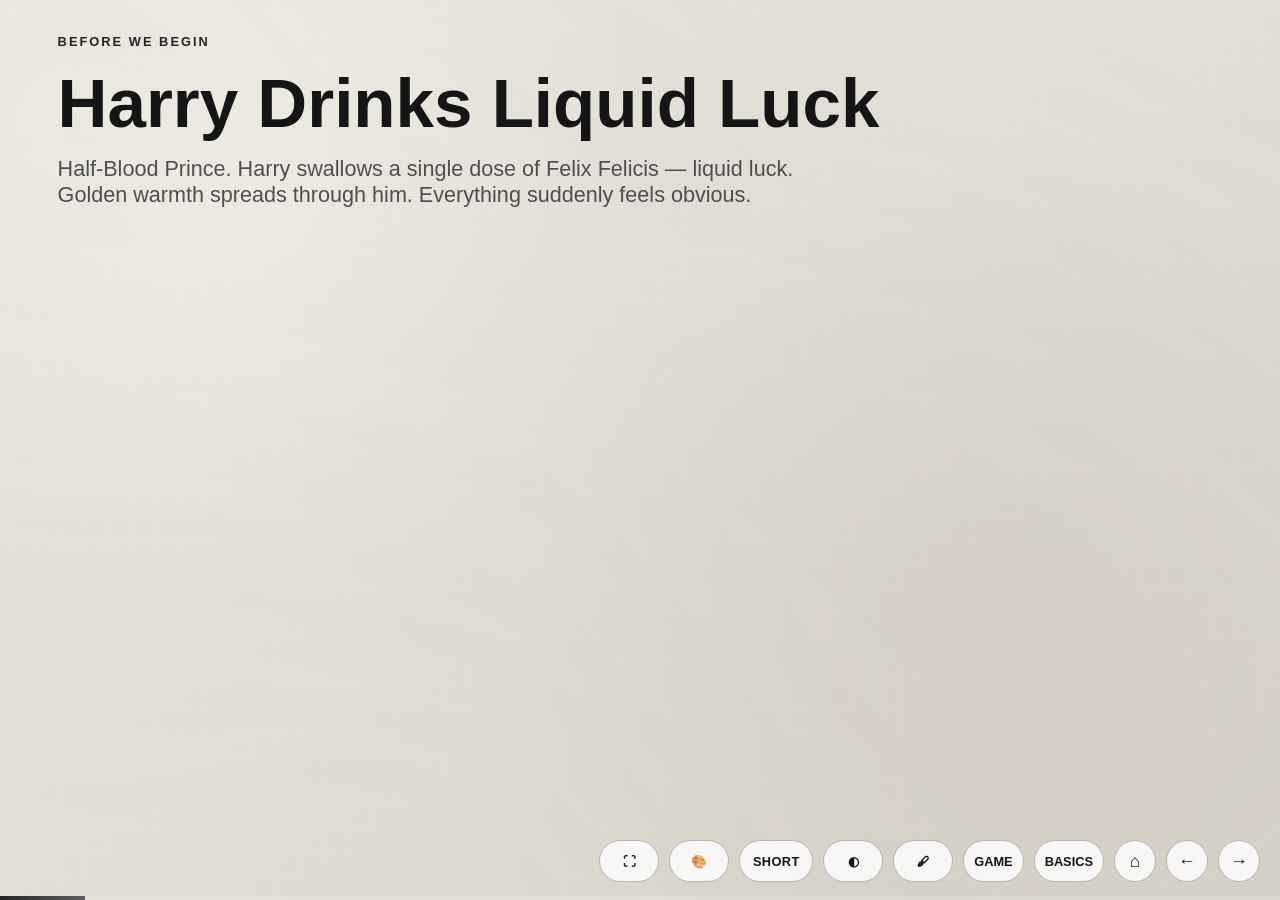
<file: index.html>
<!doctype html>
<html lang="en">
  <head>
    <meta charset="utf-8" />
    <meta name="viewport" content="width=device-width, initial-scale=1.0" />
    <title>Monty Hall: Trusting Intuition?</title>

    <link rel="stylesheet" href="assets/css/themes.css" />
    <link rel="stylesheet" href="assets/css/layout.css" />
    <link rel="stylesheet" href="assets/css/components.css" />
  </head>
  <body>
    <div class="backdrop"></div>
    <div class="aurora"></div>
    <div class="atelier-doodles" id="atelierDoodles" aria-hidden="true"></div>
    <div class="math-doodles" aria-hidden="true">
      <div class="doodle tr">
        e<sup>i&pi;</sup> + 1 = 0<br />
        &int;<sub>0</sub><sup>&infin;</sup> e<sup>-x&sup2;</sup> dx =
        &radic;&pi;/2<br />
        &int;<sub>A</sub> B &middot; dA = &mu;<sub>0</sub> I<sub>enc</sub>
      </div>
      <div class="doodle bl">
        &int;<sub>a</sub><sup>b</sup> f&prime;(x) dx = f(b)-f(a)<br />
        i&hbar;&part;&Psi;/&part;t = H&Psi;<br />
        S = &int;<sub>0</sub><sup>T</sup> L(q, q&#775;, t) dt
      </div>
      <div class="doodle br">
        R<sub>&mu;&nu;</sub> - (1/2)R g<sub>&mu;&nu;</sub> = 8&pi;G T<sub
          >&mu;&nu;</sub
        ><br />
        &oint; E &middot; dl = - d&Phi;<sub>B</sub>/dt<br />
        &nabla;&sup2;&phi; = &rho;/&epsilon;<sub>0</sub>
      </div>
    </div>

    <div class="reveal">
      <div class="slides">
        <section id="slide-liquid-luck">
          <div class="kicker">Before We Begin</div>
          <h2>Harry Drinks Liquid Luck</h2>
          <p class="story-lede">
            Half-Blood Prince. Harry swallows a single dose of Felix Felicis
            &mdash; liquid luck. Golden warmth spreads through him. Everything
            suddenly feels obvious.
          </p>
          <div class="story-stage">
            <div class="story-beat glass fragment fade-up">
              <div class="story-portrait">
                <img src="harry.jpeg" alt="Harry Potter" class="face-top" />
              </div>
              <div class="story-text">
                <div class="story-name">Harry</div>
                <div class="story-line">"I need to go to Hagrid's."</div>
              </div>
            </div>
            <div class="story-beat glass fragment fade-up">
              <div class="story-portrait">
                <img
                  src="hermoine.jpeg"
                  alt="Hermione Granger"
                  class="face-top"
                />
              </div>
              <div class="story-text">
                <div class="story-name">Hermione</div>
                <div class="story-line">
                  "No. It has to be Slughorn &mdash; that's the whole point."
                </div>
              </div>
            </div>
            <div class="story-beat glass fragment fade-up">
              <div class="story-portrait">
                <img src="harry.jpeg" alt="Harry Potter" class="face-top" />
              </div>
              <div class="story-text">
                <div class="story-name">Harry</div>
                <div class="story-line">
                  "I just&hellip; have a good feeling about it."
                </div>
              </div>
            </div>
            <div class="story-beat reveal-beat glass fragment fade-up">
              <div class="story-dual">
                <div class="story-portrait">
                  <img src="hagrid.jpeg" alt="Hagrid" class="face-top" />
                </div>
                <div class="story-portrait">
                  <img src="slughorn.jpeg" alt="Slughorn" />
                </div>
              </div>
              <div class="story-text">
                <div class="story-name">What Actually Happens</div>
                <div class="story-line">
                  He goes to Hagrid's anyway &mdash; and Slughorn is already
                  there.
                </div>
              </div>
            </div>
          </div>
        </section>

        <section id="slide-liquid-luck-punch">
          <div class="kicker">The Catch</div>
          <h2>Harry Was Never Guessing</h2>
          <div class="quote">
            Felix Felicis didn't give Harry a feeling.<br />
            It gave Harry a
            <em>correct</em> feeling &mdash; chemically guaranteed.
          </div>
          <div class="welcome">We don't get that potion.</div>
          <div class="revisit">
            Every day, we feel like we've just taken a swig of liquid luck.
          </div>
          <p class="hero-sub">Most of the time, we haven't.</p>
        </section>

        <section>
          <div class="full title-hero">
            <div class="kicker">The Monty Hall Problem!</div>
            <h1>Can You Trust Your Intuition?</h1>
            <p class="hero-sub title-meta">
              Mudassir Shabbir<br />
              Department of Computer Science<br />LUMS University
            </p>
          </div>
        </section>

        <section>
          <div class="kicker">Intuition Fails</div>
          <h2>Three Fast Visual Puzzles</h2>
          <div class="examples-grid">
            <div class="example-card glass fragment fade-up">
              <div class="example-title">Medical Test</div>
              <div class="example-figure">
                <div class="test-wrap">
                  <div class="tube"><div class="liquid"></div></div>
                  <div class="risk-bars">
                    <div class="risk-track">
                      <div class="risk-fill test"></div>
                    </div>
                    <div class="risk-track">
                      <div class="risk-fill base"></div>
                    </div>
                  </div>
                </div>
              </div>
              <div class="example-note">
                Positive result looks huge, base rate is tiny.
              </div>
            </div>

            <div class="example-card glass fragment fade-up">
              <div class="example-title">Coin Streak</div>
              <div class="example-figure">
                <div class="coin-zone">
                  <div class="coin">H</div>
                  <div class="heads-row">
                    <span>H</span><span>H</span><span>H</span><span>H</span
                    ><span>H</span><span>H</span>
                  </div>
                </div>
              </div>
              <div class="example-note">
                Long streaks feel like they must reverse.
              </div>
            </div>

            <div class="example-card glass fragment fade-up">
              <div class="example-title">Birthday Match</div>
              <div class="example-figure">
                <div class="birthday-wrap">
                  <div class="birthday-grid">
                    <div class="birthday-pill">Jan 12</div>
                    <div class="birthday-pill">Mar 03</div>
                    <div class="birthday-pill">Jul 19</div>
                    <div class="birthday-pill match">Oct 24</div>
                    <div class="birthday-pill">Feb 08</div>
                    <div class="birthday-pill">Dec 30</div>
                    <div class="birthday-pill">May 22</div>
                    <div class="birthday-pill match">Oct 24</div>
                    <div class="birthday-pill">Apr 15</div>
                  </div>
                  <div class="birthday-meter">
                    <div class="birthday-meter-label">Class size: 60</div>
                    <div class="birthday-track">
                      <div class="birthday-fill"></div>
                    </div>
                  </div>
                </div>
              </div>
              <div class="example-note">
                Small groups can still make collisions surprisingly likely.
              </div>
            </div>
          </div>
        </section>

        <section id="slide-medical-rigorous" class="long-only">
          <div class="kicker">Long Lecture Module</div>
          <h2>Medical Test: Base Rates and Bayes</h2>
          <div class="proof-grid">
            <div class="proof-card glass">
              <div class="proof-title">Model Setup</div>
              <div class="proof-line">Assume prevalence P(D) = 1%.</div>
              <div class="proof-line">Sensitivity P(+|D) = 99%.</div>
              <div class="proof-line">False-positive rate P(+|~D) = 5%.</div>
              <div class="proof-note">
                Compute P(D|+) with Bayes, not intuition.
              </div>
            </div>
            <div class="proof-card glass">
              <div class="proof-title">Bayes Calculation</div>
              <div class="proof-line">
                P(+) = 0.99(0.01) + 0.05(0.99) = 0.0594
              </div>
              <div class="proof-line">P(D|+) = 0.99(0.01) / 0.0594</div>
              <div class="proof-eqn">P(D|+) = 1/6 = 16.7%</div>
            </div>
          </div>
          <p class="hero-sub proof-bottom">
            Even with a strong test, rare events can dominate the denominator.
          </p>
        </section>

        <section id="slide-coin-rigorous" class="long-only">
          <div class="kicker">Long Lecture Module</div>
          <h2>Coin Streaks: Independence, Not Memory</h2>
          <div class="sim-panel">
            <div class="glass" style="padding: 1rem">
              <div class="proof-title">Key Fact</div>
              <p class="tiny">
                For a fair coin, each toss is independent: P(T next | HHHHHH) =
                P(T next) = 1/2.
              </p>
              <p class="tiny">
                Independence means past outcomes do not alter future bias.
              </p>
            </div>
            <div class="glass" style="padding: 1rem">
              <div class="proof-title">Where Intuition Fails</div>
              <p class="tiny">
                Humans expect local balancing in short windows. Probability
                guarantees balancing only in long-run frequencies.
              </p>
              <p class="tiny">
                Streaks are not evidence of correction; they are natural
                patterns in randomness.
              </p>
            </div>
          </div>
        </section>

        <section id="slide-birthday-rigorous" class="long-only">
          <div class="kicker">Long Lecture Module</div>
          <h2>Birthday Collision: Exact Probability</h2>
          <div class="proof-grid">
            <div class="proof-card glass">
              <div class="proof-title">Complement Strategy</div>
              <div class="proof-line">P(match) = 1 - P(no match)</div>
              <div class="proof-line">
                P(no match for n people) = prod(k=0 to n-1) (365-k)/365
              </div>
              <div class="proof-note">
                Computing the complement is easier than direct counting.
              </div>
            </div>
            <div class="proof-card glass">
              <div class="proof-title">For n = 60</div>
              <div class="proof-line">P(no match) approx 0.006</div>
              <div class="proof-eqn">P(match) approx 0.994</div>
              <div class="proof-line">
                So a shared birthday is extremely likely.
              </div>
            </div>
          </div>
        </section>

        <section id="slide-doors">
          <div class="kicker">Monty Hall</div>
          <h2>Pick One Door</h2>
          <div class="door-stage" id="doorStage1"></div>
          <div class="selection-note" id="doorPickNote">
            Watch carefully. First we reveal, then shuffle.
          </div>
        </section>

        <section id="slide-open">
          <div class="kicker">Monty Opens a Door</div>
          <h2>One Goat Is Revealed</h2>
          <div class="door-stage" id="doorStage2"></div>
          <button class="mini-btn" id="runOpenAnim">Open Goat Door</button>
          <button class="mini-btn alt" id="resetOpenAnim">Reset</button>
          <div class="decision fragment fade-up">
            Stay <span style="color: var(--muted)">or</span> Switch?
          </div>
          <div class="selection-note" id="openNote">Run the animation.</div>
        </section>

        <section>
          <div class="kicker">Poll</div>
          <div class="split-poll">
            <div class="poll-box glass stay-tint"><h2>Stay</h2></div>
            <div class="poll-box glass switch-tint"><h2>Switch</h2></div>
          </div>
        </section>

        <section id="slide-trap">
          <div class="kicker">The Trap</div>
          <div class="trap">
            <div class="fifty" id="fiftyText">
              50%
              <span class="mirror-cracks" aria-hidden="true">
                <span class="crack c1"></span>
                <span class="crack c2"></span>
                <span class="crack c3"></span>
                <span class="crack c4"></span>
                <span class="crack c5"></span>
              </span>
            </div>
            <div class="prob-arrows" id="trapArrows">
              <div class="arrow-pill">Looks symmetric</div>
              <div class="arrow-pill">Feels 50-50</div>
              <div class="arrow-pill fragment fade-up" id="trapAsymmetry">
                But information is asymmetric
              </div>
            </div>
          </div>
        </section>

        <section id="slide-flow">
          <div class="kicker">Heart of the Idea</div>
          <h2>Where Did the Probability Go?</h2>
          <div class="flow-wrap" id="flowWrap">
            <div class="flow-col glass" data-door="pick">
              <div>Picked Door</div>
              <div class="bucket"><div class="water" id="wPick"></div></div>
              <div class="flow-label" id="lPick">1/3</div>
            </div>
            <div class="flow-col glass" data-door="open">
              <div>Opened Goat Door</div>
              <div class="bucket">
                <div class="water goat" id="wOpen"></div>
              </div>
              <div class="flow-label" id="lOpen">1/3</div>
            </div>
            <div class="flow-col glass" data-door="remain">
              <div>Remaining Door</div>
              <div class="bucket"><div class="water" id="wRemain"></div></div>
              <div class="flow-label" id="lRemain">1/3</div>
            </div>
          </div>
          <button class="mini-btn" id="runFlow">Flow Probability</button>
          <button class="mini-btn alt" id="resetFlow">Reset</button>
        </section>

        <section id="slide-proof">
          <div class="kicker">Proof</div>
          <h2>Why Switching Is Better (Always)</h2>
          <div class="proof-grid">
            <div class="proof-card glass">
              <div class="proof-title">Case Split by Your First Pick</div>
              <div class="proof-line">Car picked first: probability = 1/3</div>
              <div class="proof-line">
                Car not picked first: probability = 2/3
              </div>
              <div class="proof-note">
                Host always opens a goat door and never opens the car.
              </div>
            </div>
            <div class="proof-card glass">
              <div class="proof-title">Winning Rules</div>
              <div class="proof-line">
                If first pick is car: stay wins, switch loses.
              </div>
              <div class="proof-line">
                If first pick is goat: stay loses, switch wins.
              </div>
              <div class="proof-eqn">
                P(stay wins) = 1/3, P(switch wins) = 2/3
              </div>
            </div>
          </div>
          <p class="hero-sub proof-bottom fragment fade-up">
            Switching wins exactly when your first pick was wrong, and that
            happens 2 out of 3 times.
          </p>
        </section>

        <section id="slide-monty-axioms" class="long-only">
          <div class="kicker">Long Lecture Module</div>
          <h2>Monty Hall Assumptions (Rigorous Form)</h2>
          <div class="sim-panel">
            <div class="glass" style="padding: 1rem">
              <div class="proof-title">Axioms</div>
              <p class="tiny">1) Car location is uniformly random.</p>
              <p class="tiny">2) Player picks one door.</p>
              <p class="tiny">3) Host knows car location.</p>
              <p class="tiny">
                4) Host always opens a goat door not picked by player.
              </p>
              <p class="tiny">5) Host always offers switch.</p>
            </div>
            <div class="glass" style="padding: 1rem">
              <div class="proof-title">Why Assumptions Matter</div>
              <p class="tiny">
                If host behavior changes (sometimes opens randomly or does not
                always offer switch), posterior probabilities change.
              </p>
              <p class="tiny">
                The famous 2/3 result is model-dependent and therefore testable.
              </p>
            </div>
          </div>
        </section>

        <section id="slide-monty-bayes" class="long-only">
          <div class="kicker">Long Lecture Module</div>
          <h2>Monty Hall via Bayes Rule</h2>
          <div class="proof-grid">
            <div class="proof-card glass">
              <div class="proof-title">Notation</div>
              <div class="proof-line">C_i: car behind door i.</div>
              <div class="proof-line">H_j: host opens door j.</div>
              <div class="proof-line">Assume player picked door 1.</div>
            </div>
            <div class="proof-card glass">
              <div class="proof-title">Posterior Comparison</div>
              <div class="proof-line">
                P(C_1|H_3) prop P(H_3|C_1)P(C_1) = (1/2)(1/3)
              </div>
              <div class="proof-line">
                P(C_2|H_3) prop P(H_3|C_2)P(C_2) = (1)(1/3)
              </div>
              <div class="proof-eqn">
                Normalize: P(C_1|H_3)=1/3, P(C_2|H_3)=2/3
              </div>
            </div>
          </div>
        </section>

        <section id="slide-five">
          <div class="kicker">Try Again</div>
          <h2>Five Fast Games</h2>
          <div class="rapid-box glass">
            <div class="rapid-feed" id="fiveFeed">
              Press Start to run 5 rounds.
            </div>
            <button class="mini-btn" id="runFive">Start</button>
            <button class="mini-btn alt" id="resetFive">Reset</button>
          </div>
        </section>

        <section id="slide-sim">
          <div class="kicker">Monte Carlo</div>
          <h2>1000+ Simulations</h2>
          <div class="sim-panel">
            <div class="glass" style="padding: 1rem">
              <div class="counter" id="simCounter">Games: 0</div>
              <div class="bars">
                <div class="bar-row">
                  <div class="tiny">Stay</div>
                  <div class="bar-track">
                    <div class="bar-fill stay-fill" id="stayFill"></div>
                  </div>
                  <div class="tiny" id="stayPct">0%</div>
                </div>
                <div class="bar-row">
                  <div class="tiny">Switch</div>
                  <div class="bar-track">
                    <div class="bar-fill switch-fill" id="switchFill"></div>
                  </div>
                  <div class="tiny" id="switchPct">0%</div>
                </div>
              </div>
            </div>
            <div class="glass" style="padding: 1rem">
              <p class="tiny">
                Let the room watch convergence happen in real time.
              </p>
              <button class="mini-btn" id="run1k">Run 1000</button>
              <button class="mini-btn" id="run5k">Run 5000</button>
              <button class="mini-btn" id="run10k">Run 10000</button>
              <button class="mini-btn" id="run50k">Run 50000</button>
              <button class="mini-btn alt" id="resetSim">Reset</button>
            </div>
          </div>
        </section>

        <section id="slide-100">
          <div class="kicker">Generalization</div>
          <h2>The 100-Door Version</h2>
          <p class="tiny">Pick 1 door. Monty opens 98 goat doors.</p>
          <div class="grid-100" id="grid100"></div>
          <button class="mini-btn" id="run100">Open 98 Doors</button>
          <button class="mini-btn alt" id="reset100">Reset</button>
          <p class="hero-sub fragment fade-up">Still feels 50-50?</p>
        </section>

        <section id="slide-paradox">
          <div class="kicker">Intuition Pitfalls</div>
          <h2>Probability Is Full of Surprises</h2>
          <div class="paradox-grid" id="paradoxGrid">
            <div class="paradox glass">
              <div class="icon">🎂</div>
              <div class="name">Birthday paradox</div>
            </div>
            <div class="paradox glass">
              <div class="icon">🎲</div>
              <div class="name">Gambler's fallacy</div>
            </div>
            <div class="paradox glass">
              <div class="icon">🧒</div>
              <div class="name">Boy or girl paradox</div>
            </div>
            <div class="paradox glass">
              <div class="icon">🃏</div>
              <div class="name">Card paradox</div>
            </div>
            <div class="paradox glass">
              <div class="icon">💰</div>
              <div class="name">Simpson's paradox</div>
            </div>
          </div>
        </section>

        <section id="slide-birthday-paradox-detail" class="long-only">
          <div class="kicker">Long Lecture Module</div>
          <h2>Birthday Paradox: Why It Grows Fast</h2>
          <div class="glass" style="padding: 1rem">
            <p class="tiny">
              Number of pairs among n people is n(n-1)/2, so comparisons scale
              quadratically.
            </p>
            <p class="tiny">Around n = 23, P(match) already exceeds 50%.</p>
            <p class="tiny">
              The paradox is not about strange probability; it is about hidden
              combinatorial growth.
            </p>
          </div>
        </section>

        <section id="slide-gambler-detail" class="long-only">
          <div class="kicker">Long Lecture Module</div>
          <h2>Gambler's Fallacy: A Formal Contrast</h2>
          <div class="proof-grid">
            <div class="proof-card glass">
              <div class="proof-title">False Claim</div>
              <div class="proof-line">"After many heads, tails is due."</div>
              <div class="proof-note">
                This assumes negative dependence that is absent.
              </div>
            </div>
            <div class="proof-card glass">
              <div class="proof-title">Correct Claim</div>
              <div class="proof-line">
                For IID tosses: P(T next | history) = 1/2.
              </div>
              <div class="proof-line">
                History changes surprise, not probability.
              </div>
            </div>
          </div>
        </section>

        <section id="slide-boygirl-detail" class="long-only">
          <div class="kicker">Long Lecture Module</div>
          <h2>Boy or Girl Paradox: Information Granularity</h2>
          <div class="sim-panel">
            <div class="glass" style="padding: 1rem">
              <div class="proof-title">Statement A</div>
              <p class="tiny">"At least one child is a boy."</p>
              <p class="tiny">
                Possible ordered families: BB, BG, GB -> P(BB)=1/3.
              </p>
            </div>
            <div class="glass" style="padding: 1rem">
              <div class="proof-title">Statement B</div>
              <p class="tiny">"The older child is a boy."</p>
              <p class="tiny">Possible: BB, BG -> P(BB)=1/2.</p>
              <p class="tiny">Different condition, different sample space.</p>
            </div>
          </div>
        </section>

        <section id="slide-card-detail" class="long-only">
          <div class="kicker">Long Lecture Module</div>
          <h2>Card Conditioning: Same Data, Different Query</h2>
          <div class="glass" style="padding: 1rem">
            <p class="tiny">
              Example deck query: from a two-card hand, given one card is an
              Ace, what is P(both are Aces)?
            </p>
            <p class="tiny">
              Condition descriptions such as "this specific shown card is an
              Ace" vs "at least one Ace exists" induce different posteriors.
            </p>
            <p class="tiny">
              Lesson: condition statements are operators on sample spaces.
            </p>
          </div>
        </section>

        <section id="slide-simpson-detail" class="long-only">
          <div class="kicker">Long Lecture Module</div>
          <h2>Simpson's Paradox: Aggregates Can Reverse</h2>
          <div class="proof-grid">
            <div class="proof-card glass">
              <div class="proof-title">Within Groups</div>
              <div class="proof-line">
                Treatment A can outperform B in every subgroup.
              </div>
            </div>
            <div class="proof-card glass">
              <div class="proof-title">After Aggregation</div>
              <div class="proof-line">
                Overall rates can reverse due to different weights.
              </div>
              <div class="proof-note">
                Always inspect confounders before making causal claims.
              </div>
            </div>
          </div>
        </section>

        <section id="slide-long-recap" class="long-only">
          <div class="kicker">60-Minute Recap</div>
          <h2>Unified Principle</h2>
          <div class="quote">
            Probability errors are usually sample-space errors.
          </div>
          <div class="welcome">
            Define events carefully. Condition precisely. Verify numerically.
          </div>
          <div class="revisit">
            Intuition is useful for ideas; mathematics is required for
            calibration.
          </div>
        </section>

        <section>
          <div class="kicker">Closing</div>
          <h2>Why Study Probability?</h2>
          <div class="quote">
            Mathematics doesn't replace intuition.<br />
            It trains it.
          </div>
          <div class="welcome">Welcome to Probability.</div>
          <div class="revisit">
            Revisit the opening question: now you want to analyze before
            guessing.
          </div>
          <div class="hero-sub">
            Next up: conditional probability and Bayes' rule.
          </div>
        </section>
      </div>
    </div>

    <div class="deck-controls">
      <button
        class="deck-nav wide"
        id="toggleFullscreen"
        aria-label="Toggle full screen"
        title="Toggle full screen"
      >
        ⛶
      </button>
      <button
        class="deck-nav wide"
        id="toggleThemePanel"
        aria-label="Theme options"
        title="Theme options"
      >
        🎨
      </button>
      <button
        class="deck-nav wide mode-toggle"
        id="toggleDeckMode"
        aria-label="Switch lecture length"
        title="Switch lecture length"
        aria-pressed="false"
      >
        SHORT
      </button>
      <button
        class="deck-nav wide"
        id="toggleInvertColors"
        aria-label="Invert colors"
        title="Invert colors"
        aria-pressed="false"
      >
        ◐
      </button>
      <button
        class="deck-nav wide"
        id="toggleDoodles"
        aria-label="Doodle settings"
        title="Doodle settings"
        aria-expanded="false"
        aria-pressed="true"
      >
        🖋
      </button>
      <button
        class="deck-nav wide"
        id="goMontyHall"
        aria-label="Open Monty Hall game"
        title="Game"
      >
        GAME
      </button>
      <button
        class="deck-nav wide"
        id="goProbabilityBasics"
        aria-label="Open probability basics mini deck"
        title="Probability basics"
      >
        BASICS
      </button>
      <button
        class="deck-nav"
        id="homeSlide"
        aria-label="Go to title slide"
        title="Go to title"
      >
        &#8962;
      </button>
      <button class="deck-nav" id="prevSlide" aria-label="Previous slide">
        &#8592;
      </button>
      <button class="deck-nav" id="nextSlide" aria-label="Next slide">
        &#8594;
      </button>
    </div>
    <div class="theme-panel glass" id="themePanel" aria-label="Theme options">
      <button class="theme-option" data-theme="atelier">
        Atelier (Default)
      </button>
      <button class="theme-option" data-theme="default">Deep Blue</button>
      <button class="theme-option" data-theme="sunset">Sunset</button>
      <button class="theme-option" data-theme="dawn">Dawn</button>
      <button class="theme-option" data-theme="paper">Paper</button>
      <button class="theme-option" data-theme="math">Math Ink</button>
    </div>
    <div
      class="doodle-panel glass"
      id="doodlePanel"
      aria-label="Doodle settings"
    >
      <label class="doodle-row" for="doodleEnabledSwitch">
        <span>Doodles</span>
        <input type="checkbox" id="doodleEnabledSwitch" checked />
      </label>
      <label class="doodle-row" for="doodleLightnessSlider">
        <span>Lightness</span>
        <span id="doodleLightnessValue">72%</span>
      </label>
      <input
        type="range"
        id="doodleLightnessSlider"
        min="0"
        max="145"
        step="5"
        value="72"
      />
      <label class="doodle-row" for="doodleSizeSlider">
        <span>Size</span>
        <span id="doodleSizeValue">100%</span>
      </label>
      <input
        type="range"
        id="doodleSizeSlider"
        min="20"
        max="200"
        step="5"
        value="100"
      />
    </div>
    <div class="deck-progress"><div id="deckProgressBar"></div></div>

    <script src="assets/js/core.js"></script>
    <script src="assets/js/deck.js"></script>
    <script src="assets/js/init.js"></script>
  </body>
</html>
</file>
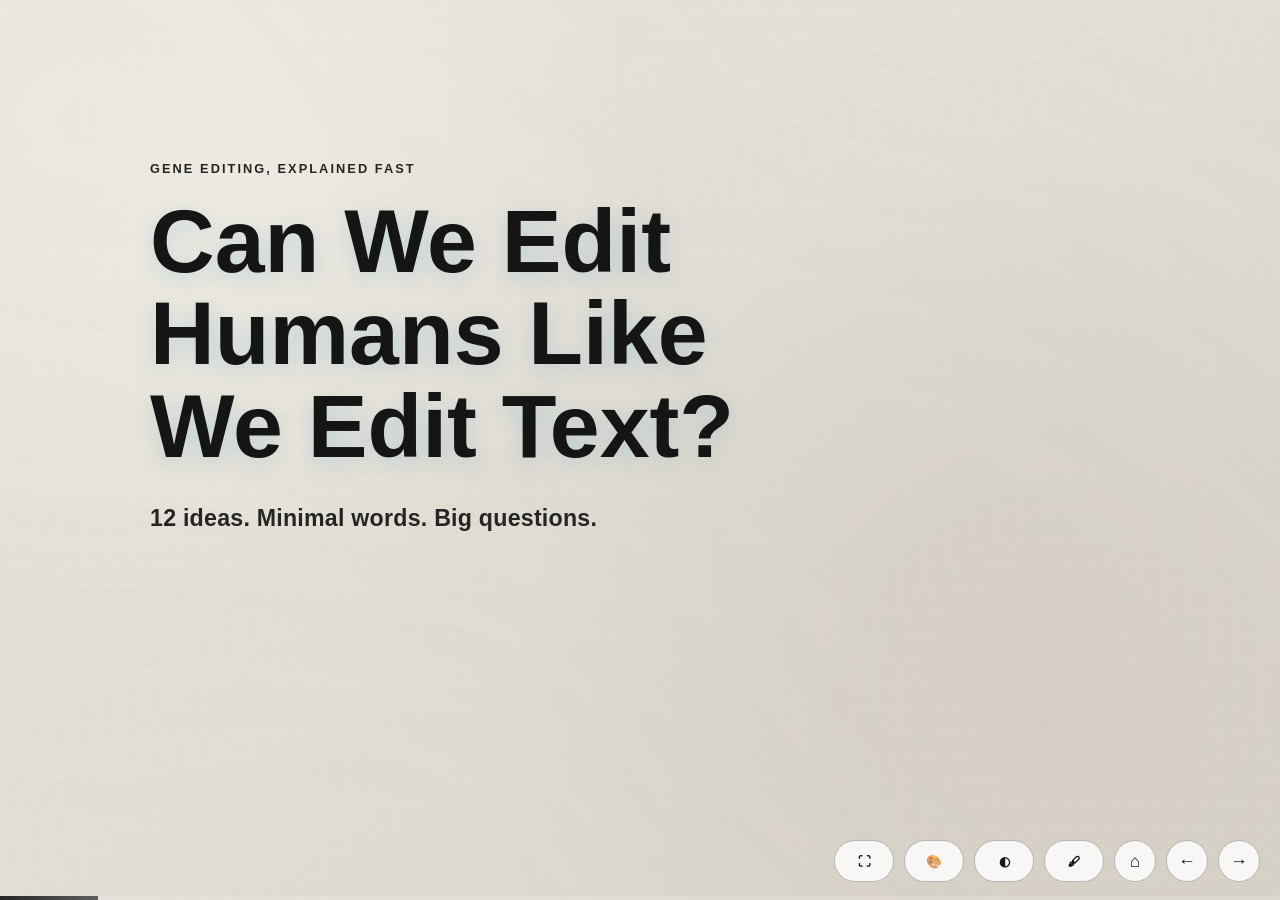
<file: crispr.html>
<!doctype html>
<html lang="en">
  <head>
    <meta charset="utf-8" />
    <meta name="viewport" content="width=device-width, initial-scale=1.0" />
    <title>CRISPR: Can We Edit Humans Like We Edit Text?</title>

    <link rel="stylesheet" href="assets/css/themes.css" />
    <link rel="stylesheet" href="assets/css/layout.css" />
    <link rel="stylesheet" href="assets/css/components.css" />
  </head>
  <body>
    <div class="backdrop"></div>
    <div class="aurora"></div>
    <div class="atelier-doodles" id="atelierDoodles" aria-hidden="true"></div>
    <div class="math-doodles" aria-hidden="true">
      <div class="doodle tr">
        e<sup>i&pi;</sup> + 1 = 0<br />
        &int;<sub>0</sub><sup>&infin;</sup> e<sup>-x&sup2;</sup> dx =
        &radic;&pi;/2<br />
        &int;<sub>A</sub> B &middot; dA = &mu;<sub>0</sub> I<sub>enc</sub>
      </div>
      <div class="doodle bl">
        &int;<sub>a</sub><sup>b</sup> f&prime;(x) dx = f(b)-f(a)<br />
        i&hbar;&part;&Psi;/&part;t = H&Psi;<br />
        S = &int;<sub>0</sub><sup>T</sup> L(q, q&#775;, t) dt
      </div>
      <div class="doodle br">
        R<sub>&mu;&nu;</sub> - (1/2)R g<sub>&mu;&nu;</sub> = 8&pi;G T<sub
          >&mu;&nu;</sub
        ><br />
        &oint; E &middot; dl = - d&Phi;<sub>B</sub>/dt<br />
        &nabla;&sup2;&phi; = &rho;/&epsilon;<sub>0</sub>
      </div>
    </div>

    <div class="reveal">
      <div class="slides">
        <section id="slide-c-cover">
          <div class="full title-hero">
            <div class="kicker">Gene Editing, Explained Fast</div>
            <h1>Can We Edit Humans Like We Edit Text?</h1>
            <p class="hero-sub title-meta">
              12 ideas. Minimal words. Big questions.
            </p>
          </div>
        </section>

        <!-- Slide 1 -->
        <section id="slide-c-poll-open">
          <div class="kicker">Before We Begin</div>
          <div
            style="
              display: flex;
              align-items: center;
              justify-content: center;
              gap: 2rem;
              flex-wrap: wrap;
              margin-top: 0.8rem;
            "
          >
            <div class="icon-avatar snap-health">&#129516;</div>
            <div class="code-strip">
              <div class="code-letter">C</div>
              <div class="code-letter mistake">O</div>
              <div class="code-letter">T</div>
              <span class="code-caret"></span>
            </div>
          </div>
          <div class="quote" style="text-align: center; margin: 1.3rem auto 0">
            Imagine if diseases were just spelling mistakes.
          </div>
          <div class="option-grid">
            <div class="option-card glass">
              <div class="icon-avatar md opt-red">&#128308;</div>
              <div class="option-label">Never edit human DNA</div>
            </div>
            <div class="option-card glass">
              <div class="icon-avatar md opt-yellow">&#128993;</div>
              <div class="option-label">Maybe &mdash; diseases only</div>
            </div>
            <div class="option-card glass">
              <div class="icon-avatar md opt-green">&#128994;</div>
              <div class="option-label">
                Yes &mdash; even intelligence &amp; looks
              </div>
            </div>
          </div>
          <p class="tiny" style="text-align: center; margin-top: 0.8rem">
            (Don't explain anything yet.)
          </p>
        </section>

        <!-- Slide 2 -->
        <section id="slide-c-what-is">
          <div class="kicker">What Exactly Is CRISPR?</div>
          <h2>Molecular Scissors</h2>
          <div class="photo-frame banner" style="height: 190px">
            <img
              src="future/MIT-LargeCRISPR-01-press.jpg"
              alt="Illustration of a gloved hand using tweezers to edit a strand of DNA, representing CRISPR gene editing"
            />
          </div>
          <div
            style="
              display: flex;
              align-items: center;
              gap: 1rem;
              flex-wrap: wrap;
              margin-top: 1.1rem;
            "
          >
            <div class="code-strip" style="margin-top: 0">
              <div class="code-letter">A</div>
              <div class="code-letter">T</div>
              <div class="code-letter mistake">C</div>
              <div class="code-letter">G</div>
            </div>
            <div class="icon-avatar md snap-machine">&#9986;&#65039;</div>
            <span class="hero-sub" style="margin: 0">CRISPR = Molecular Scissors</span>
          </div>
          <div class="chain-row">
            <div class="chain-node">
              <div class="icon-avatar md snap-health">&#129516;</div>
              <div class="chain-node-label">Stores instructions</div>
            </div>
            <div class="chain-arrow">&#8594;</div>
            <div class="chain-node">
              <div class="icon-avatar md snap-jobs">&#128269;</div>
              <div class="chain-node-label">Finds one location</div>
            </div>
            <div class="chain-arrow">&#8594;</div>
            <div class="chain-node">
              <div class="icon-avatar md snap-machine">&#9986;&#65039;</div>
              <div class="chain-node-label">Cuts it</div>
            </div>
            <div class="chain-arrow">&#8594;</div>
            <div class="chain-node">
              <div class="icon-avatar md snap-data">&#128295;</div>
              <div class="chain-node-label">Replaces or disables it</div>
            </div>
          </div>
        </section>

        <!-- Slide 3 -->
        <section id="slide-c-origin">
          <div class="kicker">Where Did It Come From?</div>
          <h2>Bacteria Invented It First</h2>
          <div class="chain-row">
            <div class="chain-node">
              <div class="icon-avatar md opt-red">&#129440;</div>
              <div class="chain-node-label">Virus attacks bacterium</div>
            </div>
            <div class="chain-arrow">&#8594;</div>
            <div class="chain-node">
              <div class="icon-avatar md snap-jobs">&#129504;</div>
              <div class="chain-node-label">Bacterium remembers virus DNA</div>
            </div>
            <div class="chain-arrow">&#8594;</div>
            <div class="chain-node">
              <div class="icon-avatar md opt-red">&#129440;</div>
              <div class="chain-node-label">Next virus arrives</div>
            </div>
            <div class="chain-arrow">&#8594;</div>
            <div class="chain-node">
              <div class="icon-avatar md snap-machine">&#9986;&#65039;</div>
              <div class="chain-node-label">CRISPR cuts virus DNA</div>
            </div>
          </div>
          <div class="quote fragment fade-up">
            Bacteria invented CRISPR. Humans learned to use it.
          </div>
          <p class="tiny fragment fade-up">
            Fun fact: nature had this billions of years before us.
          </p>
        </section>

        <!-- Slide 4 -->
        <section id="slide-c-mechanism">
          <div class="kicker">How It Works (Very Simplified)</div>
          <div class="chain-row vertical" style="align-items: center">
            <div class="chain-node">
              <div class="icon-avatar snap-health">&#129516;</div>
              <div class="chain-node-label">DNA</div>
            </div>
            <div class="chain-arrow">&#8595;</div>
            <div class="chain-node">
              <div class="icon-avatar snap-jobs">&#129517;</div>
              <div class="chain-node-label">Guide RNA = GPS</div>
            </div>
            <div class="chain-arrow">&#8595;</div>
            <div class="chain-node">
              <div class="icon-avatar snap-machine">&#9986;&#65039;</div>
              <div class="chain-node-label">Cas9 = Scissors</div>
            </div>
            <div class="chain-arrow">&#8595;</div>
            <div class="chain-node">
              <div class="icon-avatar snap-data">&#129657;</div>
              <div class="chain-node-label">Repair</div>
            </div>
          </div>
        </section>

        <!-- Slide 5 -->
        <section id="slide-c-applications">
          <div class="kicker">What Could We Do With It?</div>
          <h2>Which of These Already Exists?</h2>
          <div class="app-badge-row">
            <div class="app-badge">
              <div class="icon-avatar sm snap-health">&#129516;</div>
              <span>Cure inherited diseases</span>
            </div>
            <div class="app-badge">
              <div class="icon-avatar sm snap-health">&#127895;&#65039;</div>
              <span>Cancer treatment</span>
            </div>
            <div class="app-badge">
              <div class="icon-avatar sm snap-health">&#127806;</div>
              <span>Better crops</span>
            </div>
            <div class="app-badge">
              <div class="icon-avatar sm snap-health">&#129439;</div>
              <span>Malaria-proof mosquitoes</span>
            </div>
            <div class="app-badge">
              <div class="icon-avatar sm snap-health">&#129728;</div>
              <span>Organ transplant research</span>
            </div>
          </div>
          <div class="photo-row">
            <div class="photo-col">
              <div class="photo-frame thumb">
                <img
                  src="future/organ-growth-1.jpeg"
                  alt="A researcher in a lab coat and blue gloves holding a petri dish with lab-grown tissue"
                />
              </div>
              <p class="photo-caption">Organ research, today</p>
            </div>
          </div>
          <p class="reveal-pill fragment fade-up" style="margin-top: 1rem">
            &#9989; All five: real research or already in limited use.
          </p>
        </section>

        <!-- Slide 6 -->
        <section id="slide-c-scifi">
          <div class="kicker">Science Fiction&hellip; or Reality?</div>
          <h2>Which of These Seems Realistic?</h2>
          <div class="app-badge-row">
            <div class="app-badge">
              <div class="icon-avatar sm snap-jobs">&#128118;</div>
              <span>Designer babies</span>
            </div>
            <div class="app-badge">
              <div class="icon-avatar sm snap-jobs">&#128065;&#65039;</div>
              <span>Blue eyes</span>
            </div>
            <div class="app-badge">
              <div class="icon-avatar sm snap-jobs">&#128207;</div>
              <span>Taller humans</span>
            </div>
            <div class="app-badge">
              <div class="icon-avatar sm snap-jobs">&#129686;</div>
              <span>Super soldiers</span>
            </div>
            <div class="app-badge">
              <div class="icon-avatar sm snap-jobs">&#129504;</div>
              <span>Higher intelligence</span>
            </div>
          </div>
          <div class="fragment fade-up" style="margin-top: 1.2rem">
            <span class="reveal-pill">Theoretically possible</span>
            <span class="reveal-pill">Incredibly difficult</span>
            <span class="reveal-pill">Thousands of genes involved</span>
          </div>
        </section>

        <!-- Slide 7 -->
        <section id="slide-c-babies">
          <div class="kicker">The World's First CRISPR Babies</div>
          <div class="chain-row">
            <div class="chain-node">
              <div class="icon-avatar md neutral">&#128467;&#65039;</div>
              <div class="chain-node-label">2018</div>
            </div>
            <div class="chain-arrow">&#8594;</div>
            <div class="chain-node">
              <div class="icon-avatar md neutral">
                &#128104;&#8205;&#128300;
              </div>
              <div class="chain-node-label">Chinese scientist</div>
            </div>
            <div class="chain-arrow">&#8594;</div>
            <div class="chain-node">
              <div class="icon-avatar md snap-health">&#129516;</div>
              <div class="chain-node-label">Edited embryos</div>
            </div>
            <div class="chain-arrow">&#8594;</div>
            <div class="chain-node">
              <div class="icon-avatar md snap-jobs">&#128118;</div>
              <div class="chain-node-label">Twin girls born</div>
            </div>
            <div class="chain-arrow">&#8594;</div>
            <div class="chain-node">
              <div class="icon-avatar md opt-red">&#128226;</div>
              <div class="chain-node-label">Global outrage</div>
            </div>
            <div class="chain-arrow">&#8594;</div>
            <div class="chain-node">
              <div class="icon-avatar md opt-red">&#128274;</div>
              <div class="chain-node-label">Scientist imprisoned</div>
            </div>
          </div>
          <div class="welcome" style="margin-top: 1.2rem">
            What exactly made people angry?
          </div>
          <p class="tiny">(Collect answers before revealing.)</p>
          <div class="fragment fade-up">
            <span class="reveal-pill">No medical need</span>
            <span class="reveal-pill">Future generations couldn't consent</span>
            <span class="reveal-pill">Untested, done in secret</span>
          </div>
        </section>

        <!-- Slide 8 -->
        <section id="slide-c-controversy">
          <div class="kicker">Why Is Human Gene Editing So Controversial?</div>
          <div class="split-panels">
            <div class="split-panel glass good">
              <div class="split-panel-title">Benefits</div>
              <div class="icon-list">
                <div class="icon-list-item">
                  <div class="icon-avatar sm snap-health">&#10084;&#65039;</div>
                  <span>Prevent disease</span>
                </div>
                <div class="icon-list-item">
                  <div class="icon-avatar sm snap-health">&#10084;&#65039;</div>
                  <span>Eliminate inherited disorders</span>
                </div>
                <div class="icon-list-item">
                  <div class="icon-avatar sm snap-health">&#10084;&#65039;</div>
                  <span>Reduce suffering</span>
                </div>
              </div>
            </div>
            <div class="split-panel glass risk">
              <div class="split-panel-title">Risks</div>
              <div class="icon-list">
                <div class="icon-list-item">
                  <div class="icon-avatar sm opt-red">&#9888;&#65039;</div>
                  <span>Unknown side effects</span>
                </div>
                <div class="icon-list-item">
                  <div class="icon-avatar sm opt-red">&#9888;&#65039;</div>
                  <span>Future generations can't consent</span>
                </div>
                <div class="icon-list-item">
                  <div class="icon-avatar sm opt-red">&#9888;&#65039;</div>
                  <span>Designer babies</span>
                </div>
                <div class="icon-list-item">
                  <div class="icon-avatar sm opt-red">&#9888;&#65039;</div>
                  <span>Increased inequality</span>
                </div>
              </div>
            </div>
          </div>
        </section>

        <!-- Slide 9 -->
        <section id="slide-c-legal">
          <div class="kicker">Is It Banned?</div>
          <h2>It Depends What You're Editing</h2>
          <div class="option-grid">
            <div class="option-card glass">
              <div class="icon-avatar md opt-green">&#128994;</div>
              <div class="option-label">Research</div>
              <p class="tiny">Allowed, under regulation, in most countries.</p>
            </div>
            <div class="option-card glass">
              <div class="icon-avatar md opt-yellow">&#128993;</div>
              <div class="option-label">Highly restricted</div>
              <p class="tiny">Extra oversight, special approval required.</p>
            </div>
            <div class="option-card glass">
              <div class="icon-avatar md opt-red">&#128308;</div>
              <div class="option-label">Embryos for pregnancy</div>
              <p class="tiny">
                Prohibited or heavily restricted almost everywhere.
              </p>
            </div>
          </div>
        </section>

        <!-- Slide 10 -->
        <section id="slide-c-headlines">
          <div class="kicker">Good News vs. Bad News</div>
          <div class="split-panels">
            <div class="split-panel glass good">
              <div class="split-panel-title">&#128240; Good News</div>
              <div class="headline-line">CRISPR therapy treats sickle cell patients</div>
              <div class="headline-line">First CRISPR medicine approved, 2023</div>
              <div class="headline-line">Gene therapy: hope for rare diseases</div>
            </div>
            <div class="split-panel glass risk">
              <div class="split-panel-title">&#128240; Bad News</div>
              <div class="headline-line">"Designer baby" scandal shocks the world</div>
              <div class="headline-line">Off-target mutations raise safety fears</div>
              <div class="headline-line">New therapies cost millions &mdash; who gets access?</div>
            </div>
          </div>
          <div class="welcome fragment fade-up" style="margin-top: 1.2rem">
            Which headline do you trust most?
          </div>
        </section>

        <!-- Slide 11 -->
        <section id="slide-c-decide">
          <div class="kicker">You Decide</div>
          <div class="proof-grid">
            <div class="proof-card glass fragment fade-up">
              <div class="proof-title">Card A</div>
              <div class="proof-line">
                A child will certainly inherit a fatal disease. Edit the
                embryo?
              </div>
              <div class="prob-arrows">
                <div class="arrow-pill">YES</div>
                <div class="arrow-pill">NO</div>
              </div>
            </div>
            <div class="proof-card glass fragment fade-up">
              <div class="proof-title">Card B</div>
              <div class="proof-line">
                Parents want their child to have green eyes. Edit the
                embryo?
              </div>
              <div class="prob-arrows">
                <div class="arrow-pill">YES</div>
                <div class="arrow-pill">NO</div>
              </div>
            </div>
          </div>
          <div class="proof-grid">
            <div class="proof-card glass fragment fade-up" style="grid-column: 1 / -1">
              <div class="proof-title">Card C</div>
              <div class="proof-line">
                Parents want their child to have a higher IQ. Edit the
                embryo?
              </div>
              <div class="prob-arrows">
                <div class="arrow-pill">YES</div>
                <div class="arrow-pill">NO</div>
              </div>
            </div>
          </div>
        </section>

        <!-- Slide 12 -->
        <section id="slide-c-line">
          <div class="kicker">Where Do We Draw the Line?</div>
          <div style="display: grid; place-items: center; margin-top: 0.6rem">
            <div class="evo-wrap scale-featured">
              <div class="evo-head"></div>
              <div class="evo-body"></div>
              <div
                class="icon-avatar sm snap-health evo-badge"
                style="top: 150px; left: -6px"
              >
                &#129516;
              </div>
              <div
                class="evo-line"
                style="top: 32px; left: 58px; width: 28px; transform: rotate(-30deg)"
              ></div>
              <div
                class="evo-line"
                style="top: 28px; left: 150px; width: 28px; transform: rotate(210deg)"
              ></div>
              <div
                class="evo-line"
                style="top: 14px; left: 106px; width: 24px; transform: rotate(-100deg)"
              ></div>
            </div>
          </div>
          <div class="big-question" style="text-align: center">
            Just because we can edit humans&hellip; should we?
          </div>
          <div class="welcome fragment fade-up" style="text-align: center; margin-top: 1.4rem">
            Let's revisit the opening poll.
          </div>
          <div class="option-grid fragment fade-up">
            <div class="option-card glass">
              <div class="icon-avatar sm opt-red">&#128308;</div>
              <div class="option-label">Never</div>
            </div>
            <div class="option-card glass">
              <div class="icon-avatar sm opt-yellow">&#128993;</div>
              <div class="option-label">Diseases only</div>
            </div>
            <div class="option-card glass">
              <div class="icon-avatar sm opt-green">&#128994;</div>
              <div class="option-label">Even intelligence &amp; looks</div>
            </div>
          </div>
          <p class="tiny fragment fade-up" style="text-align: center">
            Did anyone change their mind? Why?
          </p>
        </section>
      </div>
    </div>

    <div class="deck-controls">
      <button
        class="deck-nav wide"
        id="toggleFullscreen"
        aria-label="Toggle full screen"
        title="Toggle full screen"
      >
        ⛶
      </button>
      <button
        class="deck-nav wide"
        id="toggleThemePanel"
        aria-label="Theme options"
        title="Theme options"
      >
        🎨
      </button>
      <button
        class="deck-nav wide"
        id="toggleInvertColors"
        aria-label="Invert colors"
        title="Invert colors"
        aria-pressed="false"
      >
        ◐
      </button>
      <button
        class="deck-nav wide"
        id="toggleDoodles"
        aria-label="Doodle settings"
        title="Doodle settings"
        aria-expanded="false"
        aria-pressed="true"
      >
        🖋
      </button>
      <button
        class="deck-nav"
        id="homeSlide"
        aria-label="Go to title slide"
        title="Go to title"
      >
        &#8962;
      </button>
      <button class="deck-nav" id="prevSlide" aria-label="Previous slide">
        &#8592;
      </button>
      <button class="deck-nav" id="nextSlide" aria-label="Next slide">
        &#8594;
      </button>
    </div>
    <div class="theme-panel glass" id="themePanel" aria-label="Theme options">
      <button class="theme-option" data-theme="atelier">
        Atelier (Default)
      </button>
      <button class="theme-option" data-theme="default">Deep Blue</button>
      <button class="theme-option" data-theme="spacetime">Space/Time</button>
      <button class="theme-option" data-theme="sunset">Sunset</button>
      <button class="theme-option" data-theme="dawn">Dawn</button>
      <button class="theme-option" data-theme="paper">Paper</button>
      <button class="theme-option" data-theme="math">Math Ink</button>
    </div>
    <div
      class="doodle-panel glass"
      id="doodlePanel"
      aria-label="Doodle settings"
    >
      <label class="doodle-row" for="doodleEnabledSwitch">
        <span>Doodles</span>
        <input type="checkbox" id="doodleEnabledSwitch" checked />
      </label>
      <label class="doodle-row" for="doodleLightnessSlider">
        <span>Lightness</span>
        <span id="doodleLightnessValue">72%</span>
      </label>
      <input
        type="range"
        id="doodleLightnessSlider"
        min="0"
        max="145"
        step="5"
        value="72"
      />
      <label class="doodle-row" for="doodleSizeSlider">
        <span>Size</span>
        <span id="doodleSizeValue">100%</span>
      </label>
      <input
        type="range"
        id="doodleSizeSlider"
        min="20"
        max="200"
        step="5"
        value="100"
      />
    </div>
    <div class="deck-progress"><div id="deckProgressBar"></div></div>

    <script src="assets/js/core.js"></script>
    <script src="assets/js/deck.js"></script>
    <script src="assets/js/crispr-init.js"></script>
  </body>
</html>
</file>
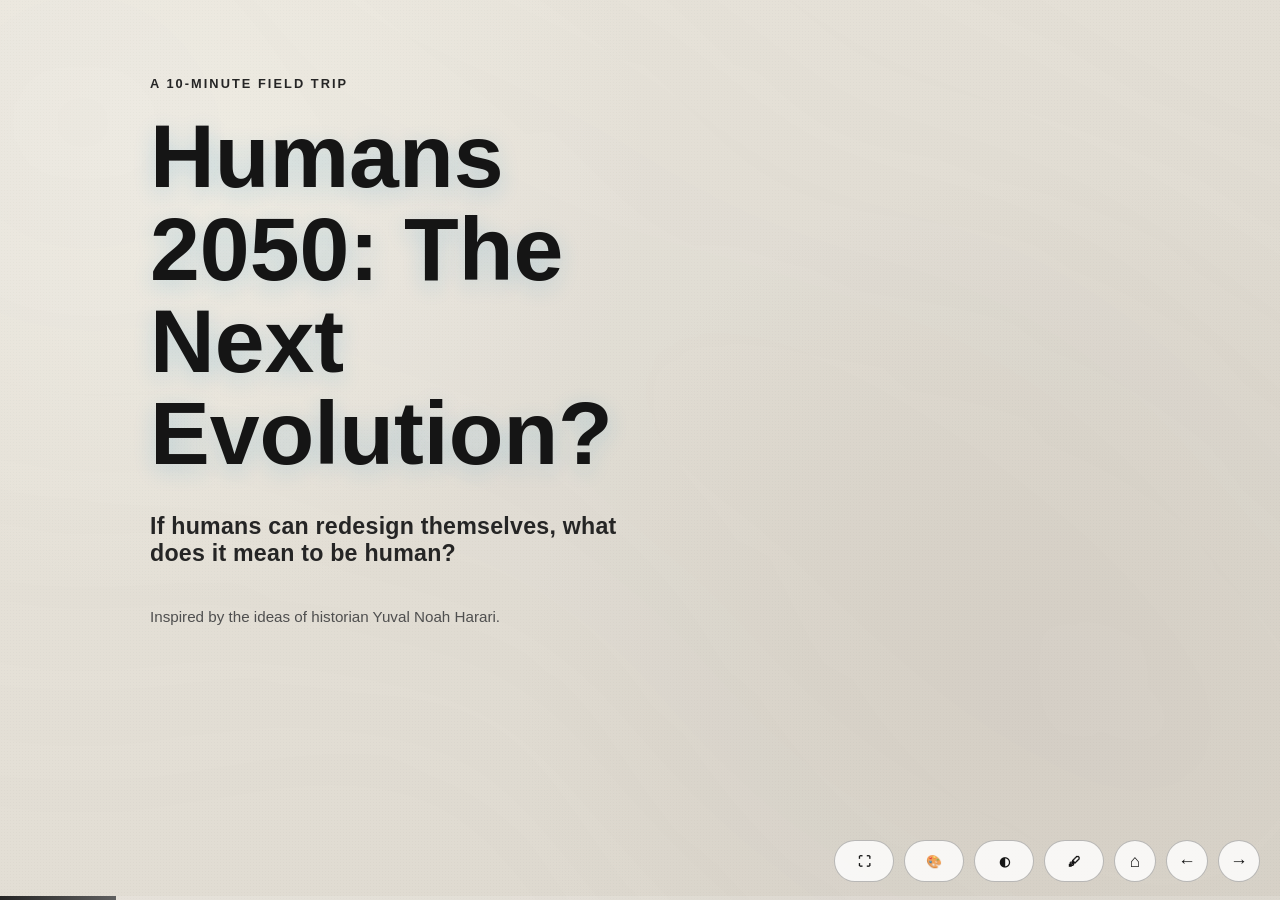
<file: future.html>
<!doctype html>
<html lang="en">
  <head>
    <meta charset="utf-8" />
    <meta name="viewport" content="width=device-width, initial-scale=1.0" />
    <title>Humans 2050: The Next Evolution?</title>

    <link rel="stylesheet" href="assets/css/themes.css" />
    <link rel="stylesheet" href="assets/css/layout.css" />
    <link rel="stylesheet" href="assets/css/components.css" />
  </head>
  <body>
    <div class="backdrop"></div>
    <div class="aurora"></div>
    <div class="atelier-doodles" id="atelierDoodles" aria-hidden="true"></div>
    <div class="math-doodles" aria-hidden="true">
      <div class="doodle tr">
        e<sup>i&pi;</sup> + 1 = 0<br />
        &int;<sub>0</sub><sup>&infin;</sup> e<sup>-x&sup2;</sup> dx =
        &radic;&pi;/2<br />
        &int;<sub>A</sub> B &middot; dA = &mu;<sub>0</sub> I<sub>enc</sub>
      </div>
      <div class="doodle bl">
        &int;<sub>a</sub><sup>b</sup> f&prime;(x) dx = f(b)-f(a)<br />
        i&hbar;&part;&Psi;/&part;t = H&Psi;<br />
        S = &int;<sub>0</sub><sup>T</sup> L(q, q&#775;, t) dt
      </div>
      <div class="doodle br">
        R<sub>&mu;&nu;</sub> - (1/2)R g<sub>&mu;&nu;</sub> = 8&pi;G T<sub
          >&mu;&nu;</sub
        ><br />
        &oint; E &middot; dl = - d&Phi;<sub>B</sub>/dt<br />
        &nabla;&sup2;&phi; = &rho;/&epsilon;<sub>0</sub>
      </div>
    </div>

    <div class="reveal">
      <div class="slides">
        <section id="slide-h-cover">
          <div class="full title-hero">
            <div class="kicker">A 10-Minute Field Trip</div>
            <h1>Humans 2050: The Next Evolution?</h1>
            <p class="hero-sub title-meta">
              If humans can redesign themselves, what does it mean to be
              human?
            </p>
            <p class="tiny" style="margin-top: 1.1rem">
              Inspired by the ideas of historian Yuval Noah Harari.
            </p>
          </div>
        </section>

        <!-- 1. Bridge-In -->
        <section id="slide-h-bridge">
          <div class="kicker">Before We Begin</div>
          <div class="motif-slide">
            <div class="motif-content">
              <div class="quote" style="max-width: 30ch">
                "Anyone with a healthy body and a healthy bank account in
                2050 will probably be able to live indefinitely."
              </div>
              <p class="tiny" style="margin-top: 0.6rem">
                &mdash; Yuval Noah Harari
              </p>
              <p class="tiny" style="margin-top: 1.4rem">(Pause.)</p>
              <div class="welcome fragment fade-up" style="margin-top: 1rem">
                Today's question: what kind of humans are we becoming?
              </div>
            </div>
            <div class="motif-side">
              <div class="photo-side">
                <div class="photo-frame side">
                  <img
                    src="future/altered-carbon-1.jpeg"
                    alt="A translucent neural implant at the base of a human neck, from the science-fiction series Altered Carbon"
                  />
                </div>
                <p class="photo-caption">
                  "Altered Carbon" (Netflix) &mdash; fiction, not forecast.
                </p>
              </div>
            </div>
          </div>
        </section>

        <!-- 2. Learning Objective -->
        <section id="slide-h-objectives">
          <div class="kicker">Learning Objective</div>
          <h2>What You'll Walk Away With</h2>
          <div class="outcomes-card glass">
            <ul class="outcomes-list">
              <li class="fragment fade-up">
                Identify major technologies that may reshape humans.
              </li>
              <li class="fragment fade-up">
                Distinguish <strong>repair</strong> from
                <strong>enhancement</strong>.
              </li>
              <li class="fragment fade-up">
                Discuss one ethical question raised by these technologies.
              </li>
            </ul>
          </div>
        </section>

        <!-- 3. Pre-assessment -->
        <section id="slide-h-preassess">
          <div class="kicker">Quick Question</div>
          <div style="display: grid; place-items: center; margin-top: 1rem">
            <div class="evo-wrap scale-featured">
              <div class="evo-head"></div>
              <div class="evo-body"></div>
            </div>
          </div>
          <div class="big-question" style="text-align: center">
            What makes you "you"?
          </div>
          <p class="tiny" style="text-align: center; margin-top: 0.8rem">
            No wrong answers &mdash; just notice your first instinct. (We'll
            come back to this.)
          </p>
        </section>

        <!-- 4. Participatory Learning -->

        <!-- Part I.A — Repairing Humans -->
        <section id="slide-h-repair-intro">
          <div class="kicker">Part I</div>
          <h2>Repairing Humans</h2>
          <div class="motif-slide">
            <div class="motif-content">
              <div class="welcome">
                For centuries, medicine has tried to answer one question: how
                do we fix broken humans?
              </div>
              <div class="app-badge-row">
                <div class="app-badge">
                  <div class="icon-avatar sm snap-health">&#128137;</div>
                  <span>Vaccines</span>
                </div>
                <div class="app-badge">
                  <div class="icon-avatar sm snap-health">&#128138;</div>
                  <span>Antibiotics</span>
                </div>
                <div class="app-badge">
                  <div class="icon-avatar sm snap-health">&#127973;</div>
                  <span>Surgery</span>
                </div>
              </div>
              <p class="revisit fragment fade-up">
                Now we're entering a new era. Instead of fixing
                damage&hellip; we may begin preventing it altogether.
              </p>
            </div>
            <div class="motif-side">
              <div class="photo-side">
                <div class="photo-frame side">
                  <img
                    src="future/organ-growth-3.jpeg"
                    alt="Diagram of a stem cell differentiating into neurons, bone, intestinal, liver, and cardiac cells to repair organs"
                  />
                </div>
                <p class="photo-caption">
                  Stem cells: one repair technology, many organs.
                </p>
              </div>
            </div>
          </div>
        </section>

        <!-- Part I.B — DNA Editing -->
        <section id="slide-h-repair-dna">
          <div class="kicker">Part I, Continued</div>
          <h2>From Curing to Preventing</h2>
          <div class="photo-frame banner">
            <img
              src="future/MIT-LargeCRISPR-01-press.jpg"
              alt="Illustration of a gloved hand using tweezers to edit a strand of DNA, representing CRISPR gene editing"
            />
          </div>
          <p class="photo-caption" style="text-align: center">
            CRISPR: real technology, in use today.
          </p>
          <div class="motif-slide">
            <div class="motif-content">
              <div class="chain-row">
                <div class="chain-node">
                  <div class="icon-avatar md snap-health">&#129516;</div>
                  <div class="chain-node-label">CRISPR</div>
                </div>
                <div class="chain-arrow">&#8594;</div>
                <div class="chain-node">
                  <div class="icon-avatar md snap-health">
                    &#128736;&#65039;
                  </div>
                  <div class="chain-node-label">Fix faulty genes</div>
                </div>
                <div class="chain-arrow">&#8594;</div>
                <div class="chain-node">
                  <div class="icon-avatar md snap-health">
                    &#128737;&#65039;
                  </div>
                  <div class="chain-node-label">Prevent inherited disease</div>
                </div>
              </div>
              <div class="welcome" style="margin-top: 1.2rem">
                Should we stop at curing disease?
              </div>
              <div class="fragment fade-up">
                <span class="reveal-pill">Eyesight?</span>
                <span class="reveal-pill">Memory?</span>
                <span class="reveal-pill">Height?</span>
                <span class="reveal-pill">Intelligence?</span>
              </div>
            </div>
            <div class="motif-side">
              <div class="evo-wrap">
                <div class="evo-head"></div>
                <div class="evo-body"></div>
                <div
                  class="icon-avatar sm snap-health evo-badge"
                  style="top: 150px; left: -6px"
                >
                  &#129516;
                </div>
              </div>
            </div>
          </div>
          <p class="tiny fragment fade-up">
            Once we can repair humans&hellip; it's tempting to improve them.
          </p>
        </section>

        <!-- Part II — Enhancing Humans -->
        <section id="slide-h-enhance">
          <div class="kicker">Part II</div>
          <div class="snapshot-head">
            <div class="icon-avatar snap-jobs">&#127775;</div>
            <h2>Enhancing Humans</h2>
          </div>
          <p class="hero-sub" style="margin-top: 0.5rem">
            This is where Harari believes the future becomes fundamentally
            different: from
            <strong>Healthy &rarr; Sick</strong> to
            <strong>Good &rarr; Better</strong>.
          </p>
          <div class="motif-slide">
            <div class="motif-content">
              <div class="app-badge-row">
                <div class="app-badge">
                  <div class="icon-avatar sm snap-jobs">&#128203;</div>
                  <span>Personalized medicine</span>
                </div>
                <div class="app-badge">
                  <div class="icon-avatar sm snap-jobs">&#128064;</div>
                  <span>AI-assisted diagnosis</span>
                </div>
                <div class="app-badge">
                  <div class="icon-avatar sm snap-jobs">&#128138;</div>
                  <span>Cognitive enhancement drugs</span>
                </div>
                <div class="app-badge">
                  <div class="icon-avatar sm snap-jobs">&#129504;</div>
                  <span>Memory enhancement</span>
                </div>
              </div>
              <div class="photo-row">
                <div class="photo-col">
                  <div class="photo-frame thumb">
                    <img
                      src="future/organ-growth-1.jpeg"
                      alt="A researcher in a lab coat and blue gloves holding a petri dish with lab-grown tissue"
                    />
                  </div>
                  <p class="photo-caption">Lab-grown tissue, today</p>
                </div>
                <div class="photo-col">
                  <div class="photo-frame thumb">
                    <img
                      src="future/organ-growth-2.jpeg"
                      alt="Diagram comparing two research methods for growing organs: stem-cell embryo models and interspecies chimeras"
                    />
                  </div>
                  <p class="photo-caption">Two real research paths</p>
                </div>
              </div>
              <div class="welcome" style="margin-top: 1.2rem">
                If you could safely double your memory&hellip; would you?
              </div>
              <p class="revisit fragment fade-up">
                Almost everyone says yes.
              </p>
            </div>
            <div class="motif-side">
              <div class="evo-wrap">
                <div class="evo-head"></div>
                <div class="evo-body"></div>
                <div
                  class="icon-avatar sm snap-health evo-badge"
                  style="top: 150px; left: -6px"
                >
                  &#129516;
                </div>
                <div
                  class="icon-avatar sm snap-jobs evo-badge"
                  style="top: 70px; right: -10px"
                >
                  &#127775;
                </div>
              </div>
            </div>
          </div>
          <p class="tiny fragment fade-up">
            But perhaps the biggest enhancement won't come from biology at
            all&hellip;
          </p>
        </section>

        <!-- Part III — Merging Humans With Machines -->
        <section id="slide-h-merge">
          <div class="kicker">Part III</div>
          <div class="snapshot-head">
            <div class="icon-avatar snap-machine">&#128268;</div>
            <h2>Merging Humans With Machines</h2>
          </div>
          <div class="chain-row">
            <div class="chain-node">
              <div class="icon-avatar md snap-machine">&#128296;</div>
              <div class="chain-node-label">Hammer</div>
            </div>
            <div class="chain-arrow">&#8594;</div>
            <div class="chain-node">
              <div class="icon-avatar md snap-machine">&#128421;&#65039;</div>
              <div class="chain-node-label">Computer</div>
            </div>
            <div class="chain-arrow">&#8594;</div>
            <div class="chain-node">
              <div class="icon-avatar md snap-machine">&#128241;</div>
              <div class="chain-node-label">Smartphone</div>
            </div>
            <div class="chain-arrow">&#8594;</div>
            <div class="chain-node">
              <div class="icon-avatar md snap-machine">&#8986;</div>
              <div class="chain-node-label">Smartwatch</div>
            </div>
            <div class="chain-arrow">&#8594;</div>
            <div class="chain-node">
              <div class="icon-avatar md snap-machine">&#129302;</div>
              <div class="chain-node-label">AI Assistant</div>
            </div>
            <div class="chain-arrow">&#8594;</div>
            <div class="chain-node">
              <div class="icon-avatar md snap-machine">&#129504;</div>
              <div class="chain-node-label">Brain&ndash;Computer Interface?</div>
            </div>
          </div>
          <p class="hero-sub fragment fade-up" style="margin-top: 1rem">
            For thousands of years, technology stayed outside us. Now it's
            moving onto us&hellip; and perhaps eventually into us.
          </p>
          <div class="photo-frame banner" style="height: 170px">
            <img
              src="future/altered-carbon-2.jpeg"
              alt="Infographic explaining the fictional cortical stack from Altered Carbon: a device storing memory and personality, allowing backup and transfer between bodies"
            />
          </div>
          <p class="photo-caption" style="text-align: center">
            A science-fiction extreme of "merging" &mdash; not a real
            product.
          </p>
          <div class="motif-slide" style="margin-top: 0.6rem">
            <div class="motif-content">
              <div class="app-badge-row">
                <div class="app-badge">
                  <div class="icon-avatar sm snap-machine">&#129470;</div>
                  <span>Neural prosthetics</span>
                </div>
                <div class="app-badge">
                  <div class="icon-avatar sm snap-machine">&#129504;</div>
                  <span>Brain&ndash;computer interfaces</span>
                </div>
                <div class="app-badge">
                  <div class="icon-avatar sm snap-machine">&#129302;</div>
                  <span>AI-augmented memory &amp; decisions</span>
                </div>
              </div>
              <div class="quote fragment fade-up" style="margin-top: 1.1rem">
                At what point does a tool become part of you?
              </div>
            </div>
            <div class="motif-side">
              <div class="evo-wrap scale-featured">
                <div class="evo-head"></div>
                <div class="evo-body"></div>
                <div
                  class="icon-avatar sm snap-health evo-badge"
                  style="top: 150px; left: -6px"
                >
                  &#129516;
                </div>
                <div
                  class="icon-avatar sm snap-jobs evo-badge"
                  style="top: 70px; right: -10px"
                >
                  &#127775;
                </div>
                <div
                  class="evo-line"
                  style="top: 32px; left: 58px; width: 28px; transform: rotate(-30deg)"
                ></div>
                <div
                  class="evo-line"
                  style="top: 28px; left: 150px; width: 28px; transform: rotate(210deg)"
                ></div>
                <div
                  class="evo-line"
                  style="top: 14px; left: 106px; width: 24px; transform: rotate(-100deg)"
                ></div>
              </div>
            </div>
          </div>
          <p class="tiny fragment fade-up">
            If we can repair ourselves&hellip; enhance ourselves&hellip;
            merge with machines&hellip; what happens next?
          </p>
        </section>

        <!-- Part IV — Redesigning Humans -->
        <section id="slide-h-redesign">
          <div class="kicker">Part IV</div>
          <div class="snapshot-head">
            <div class="icon-avatar snap-data">&#129517;</div>
            <h2>Redesigning Humans</h2>
          </div>
          <div class="motif-slide">
            <div class="motif-content">
              <div class="proof-grid">
                <div class="proof-card glass" style="text-align: center">
                  <div class="proof-title">Old Question</div>
                  <div class="proof-line">"What can humans do?"</div>
                </div>
                <div class="proof-card glass" style="text-align: center">
                  <div class="proof-title">New Question</div>
                  <div class="proof-line">
                    "What kind of humans should we create?"
                  </div>
                </div>
              </div>
              <div class="welcome fragment fade-up" style="margin-top: 1.2rem">
                This is Harari's biggest idea. Not AI. Not robots. Not
                computers.
              </div>
              <div class="quote fragment fade-up">
                Humans themselves become the technology.
              </div>
            </div>
            <div class="motif-side">
              <div class="evo-wrap">
                <div class="evo-head"></div>
                <div class="evo-body"></div>
                <div
                  class="icon-avatar sm snap-health evo-badge"
                  style="top: 150px; left: -6px"
                >
                  &#129516;
                </div>
                <div
                  class="icon-avatar sm snap-jobs evo-badge"
                  style="top: 70px; right: -10px"
                >
                  &#127775;
                </div>
                <div
                  class="evo-line"
                  style="top: 32px; left: 58px; width: 28px; transform: rotate(-30deg)"
                ></div>
                <div
                  class="evo-line"
                  style="top: 28px; left: 150px; width: 28px; transform: rotate(210deg)"
                ></div>
                <div
                  class="evo-line"
                  style="top: 14px; left: 106px; width: 24px; transform: rotate(-100deg)"
                ></div>
                <div
                  class="evo-line"
                  style="top: 248px; left: 120px; width: 74px; transform: rotate(150deg); background: rgba(255, 122, 138, 0.75)"
                ></div>
                <div
                  class="evo-line"
                  style="top: 248px; left: 120px; width: 74px; transform: rotate(30deg); background: rgba(255, 122, 138, 0.75)"
                ></div>
                <span class="reveal-pill evo-choice-pill" style="top: 284px">
                  Redesign?
                </span>
              </div>
            </div>
          </div>
        </section>

        <!-- 5. Post-assessment -->
        <section id="slide-h-postassess">
          <div class="kicker">Back to You</div>
          <h2>What Makes You "You"? Has Your Answer Changed?</h2>
          <p class="hero-sub">Now: which future feels closest?</p>
          <div class="option-grid">
            <div class="option-card glass">
              <div class="icon-avatar md snap-health">&#129516;</div>
              <div class="option-label">Repairing humans</div>
            </div>
            <div class="option-card glass">
              <div class="icon-avatar md snap-jobs">&#127775;</div>
              <div class="option-label">Enhancing humans</div>
            </div>
            <div class="option-card glass">
              <div class="icon-avatar md snap-machine">&#128268;</div>
              <div class="option-label">Human&ndash;machine merging</div>
            </div>
          </div>
        </section>

        <!-- 6. Summary -->
        <section id="slide-h-summary">
          <div class="kicker">One Slide</div>
          <div class="chain-row" style="justify-content: center">
            <div class="chain-node" style="width: 130px">
              <div class="icon-avatar md neutral">&#127757;</div>
              <div class="chain-node-label">
                <strong>Humanity 1.0</strong><br />Adapt to nature
              </div>
            </div>
            <div class="chain-arrow">&#8594;</div>
            <div class="chain-node" style="width: 130px">
              <div class="icon-avatar md snap-health">&#127981;</div>
              <div class="chain-node-label">
                <strong>Humanity 2.0</strong><br />Change nature
              </div>
            </div>
            <div class="chain-arrow">&#8594;</div>
            <div class="chain-node" style="width: 130px">
              <div class="icon-avatar md snap-data">&#129516;</div>
              <div class="chain-node-label">
                <strong>Humanity 3.0</strong><br />Change ourselves
              </div>
            </div>
          </div>
          <div class="big-question fragment fade-up" style="margin-top: 2rem">
            Who decides how humans should be redesigned?
          </div>
        </section>
      </div>
    </div>

    <div class="deck-controls">
      <button
        class="deck-nav wide"
        id="toggleFullscreen"
        aria-label="Toggle full screen"
        title="Toggle full screen"
      >
        ⛶
      </button>
      <button
        class="deck-nav wide"
        id="toggleThemePanel"
        aria-label="Theme options"
        title="Theme options"
      >
        🎨
      </button>
      <button
        class="deck-nav wide"
        id="toggleInvertColors"
        aria-label="Invert colors"
        title="Invert colors"
        aria-pressed="false"
      >
        ◐
      </button>
      <button
        class="deck-nav wide"
        id="toggleDoodles"
        aria-label="Doodle settings"
        title="Doodle settings"
        aria-expanded="false"
        aria-pressed="true"
      >
        🖋
      </button>
      <button
        class="deck-nav"
        id="homeSlide"
        aria-label="Go to title slide"
        title="Go to title"
      >
        &#8962;
      </button>
      <button class="deck-nav" id="prevSlide" aria-label="Previous slide">
        &#8592;
      </button>
      <button class="deck-nav" id="nextSlide" aria-label="Next slide">
        &#8594;
      </button>
    </div>
    <div class="theme-panel glass" id="themePanel" aria-label="Theme options">
      <button class="theme-option" data-theme="atelier">
        Atelier (Default)
      </button>
      <button class="theme-option" data-theme="default">Deep Blue</button>
      <button class="theme-option" data-theme="spacetime">Space/Time</button>
      <button class="theme-option" data-theme="sunset">Sunset</button>
      <button class="theme-option" data-theme="dawn">Dawn</button>
      <button class="theme-option" data-theme="paper">Paper</button>
      <button class="theme-option" data-theme="math">Math Ink</button>
    </div>
    <div
      class="doodle-panel glass"
      id="doodlePanel"
      aria-label="Doodle settings"
    >
      <label class="doodle-row" for="doodleEnabledSwitch">
        <span>Doodles</span>
        <input type="checkbox" id="doodleEnabledSwitch" checked />
      </label>
      <label class="doodle-row" for="doodleLightnessSlider">
        <span>Lightness</span>
        <span id="doodleLightnessValue">72%</span>
      </label>
      <input
        type="range"
        id="doodleLightnessSlider"
        min="0"
        max="145"
        step="5"
        value="72"
      />
      <label class="doodle-row" for="doodleSizeSlider">
        <span>Size</span>
        <span id="doodleSizeValue">100%</span>
      </label>
      <input
        type="range"
        id="doodleSizeSlider"
        min="20"
        max="200"
        step="5"
        value="100"
      />
    </div>
    <div class="deck-progress"><div id="deckProgressBar"></div></div>

    <script src="assets/js/core.js"></script>
    <script src="assets/js/deck.js"></script>
    <script src="assets/js/future-init.js"></script>
  </body>
</html>
</file>
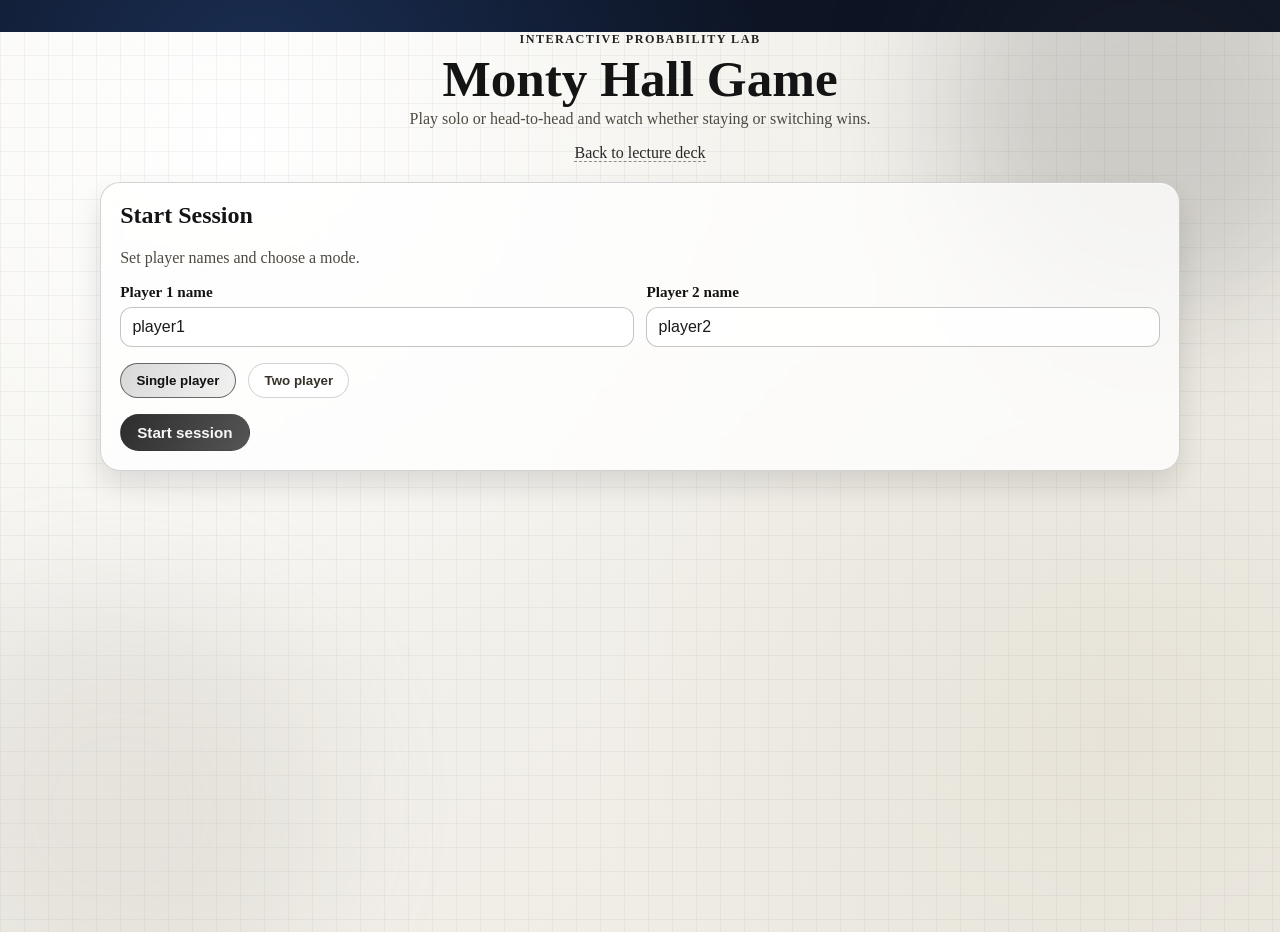
<file: montyhall.html>
<!doctype html>
<html lang="en">
  <head>
    <meta charset="utf-8" />
    <meta name="viewport" content="width=device-width, initial-scale=1.0" />
    <title>Monty Hall Game Lab</title>
    <link rel="stylesheet" href="assets/css/themes.css" />
    <link rel="stylesheet" href="assets/css/montyhall.css" />
  </head>
  <body>
    <div class="mh-bg-orb mh-bg-orb-a" aria-hidden="true"></div>
    <div class="mh-bg-orb mh-bg-orb-b" aria-hidden="true"></div>
    <div class="mh-shell">
      <header class="mh-header">
        <p class="mh-kicker">Interactive Probability Lab</p>
        <h1>Monty Hall Game</h1>
        <p class="mh-subtitle">
          Play solo or head-to-head and watch whether staying or switching wins.
        </p>
        <p>
          <a class="mh-back" id="backToLectureLink" href="index.html"
            >Back to lecture deck</a
          >
        </p>
      </header>

      <main class="mh-main">
        <section
          class="mh-card mh-setup"
          id="setupCard"
          aria-labelledby="setupHeading"
        >
          <h2 id="setupHeading">Start Session</h2>
          <p class="mh-help">Set player names and choose a mode.</p>

          <div class="mh-grid-2">
            <label class="mh-label" for="playerOneInput">
              Player 1 name
              <input
                id="playerOneInput"
                type="text"
                maxlength="24"
                value="player1"
              />
            </label>
            <label class="mh-label" for="playerTwoInput">
              Player 2 name
              <input
                id="playerTwoInput"
                type="text"
                maxlength="24"
                value="player2"
              />
            </label>
          </div>

          <div class="mh-mode-row" role="radiogroup" aria-label="Game mode">
            <button
              class="mh-chip active"
              id="singleModeBtn"
              data-mode="single"
              aria-pressed="true"
            >
              Single player
            </button>
            <button
              class="mh-chip"
              id="twoModeBtn"
              data-mode="two"
              aria-pressed="false"
            >
              Two player
            </button>
          </div>

          <button class="mh-primary" id="startSessionBtn">Start session</button>
        </section>

        <section
          class="mh-card mh-game hidden"
          id="gameCard"
          aria-live="polite"
        >
          <div class="mh-top-row">
            <div>
              <h2 id="modeTitle">Single player mode</h2>
              <p class="mh-help" id="modeHelp">Choose one door to begin.</p>
            </div>
            <div class="mh-controls">
              <button class="mh-ghost" id="newRoundBtn">New round</button>
              <button class="mh-ghost" id="changeSetupBtn">Change setup</button>
              <button class="mh-ghost danger" id="resetScoreBtn">
                Reset score
              </button>
            </div>
          </div>

          <section class="mh-scoreboard" id="scoreboard"></section>

          <div
            class="mh-doors"
            id="doors"
            role="group"
            aria-label="Three game doors"
          ></div>

          <div class="mh-decision hidden" id="decisionRow">
            <p id="decisionPrompt">Host opened a goat door. Stay or switch?</p>
            <div class="mh-controls">
              <button class="mh-primary" id="stayBtn">Stay</button>
              <button class="mh-primary alt" id="switchBtn">Switch</button>
            </div>
          </div>

          <p class="mh-status" id="statusText">
            Pick a door to start this round.
          </p>
        </section>
      </main>
    </div>

    <script src="assets/js/montyhall.js"></script>
  </body>
</html>
</file>
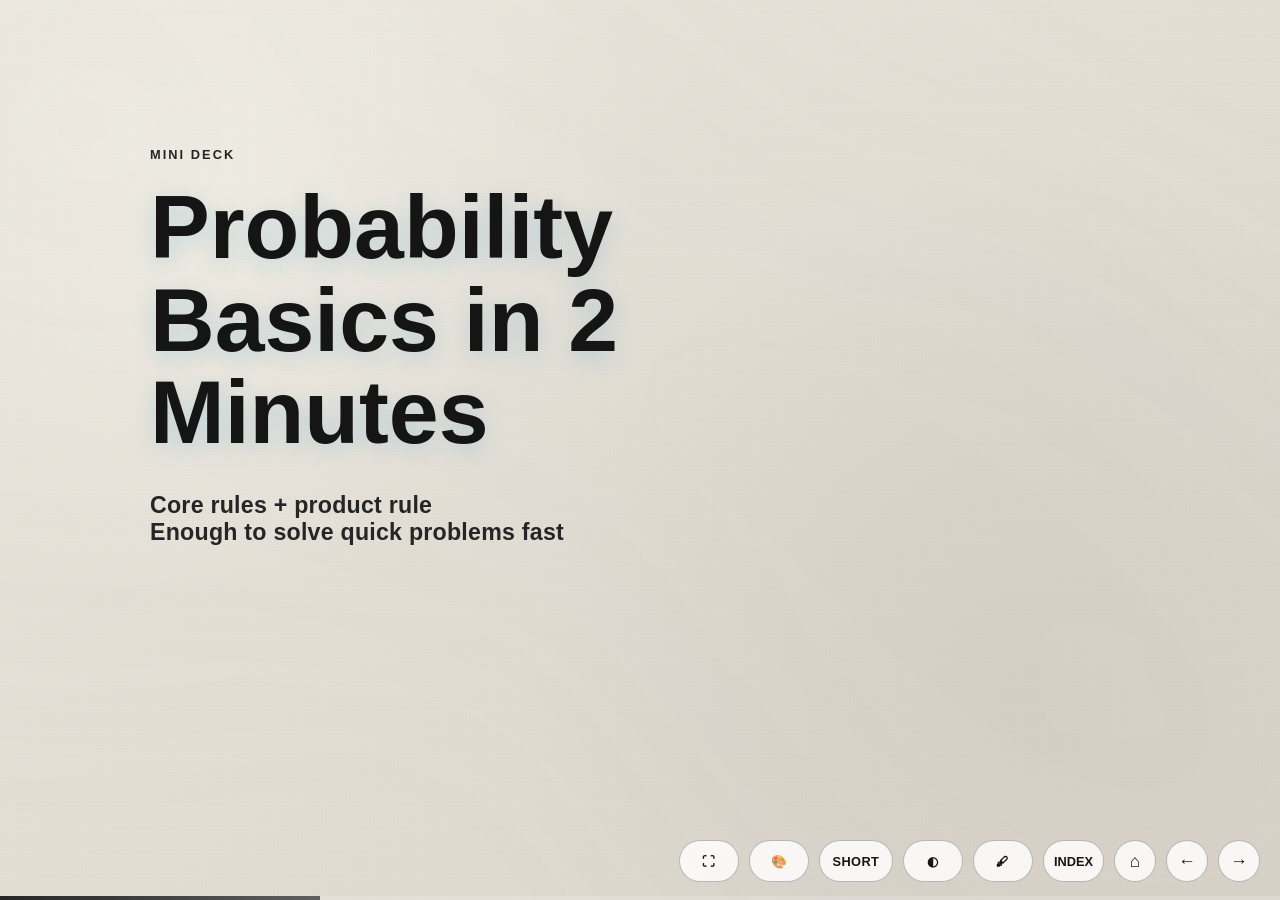
<file: probability-basics.html>
<!doctype html>
<html lang="en">
  <head>
    <meta charset="utf-8" />
    <meta name="viewport" content="width=device-width, initial-scale=1.0" />
    <title>Probability Basics in 2 Minutes</title>

    <link rel="stylesheet" href="assets/css/themes.css" />
    <link rel="stylesheet" href="assets/css/layout.css" />
    <link rel="stylesheet" href="assets/css/components.css" />
  </head>
  <body>
    <div class="backdrop"></div>
    <div class="aurora"></div>
    <div class="atelier-doodles" id="atelierDoodles" aria-hidden="true"></div>
    <div class="math-doodles" aria-hidden="true">
      <div class="doodle tr">
        P(A) + P(A<sup>c</sup>) = 1<br />
        P(A &cup; B) = P(A) + P(B) - P(A &cap; B)<br />
        P(A &cap; B) = P(A)P(B|A)
      </div>
      <div class="doodle bl">
        0 &le; P(E) &le; 1<br />
        P(S) = 1, P(&empty;) = 0<br />
        P(B|A) = P(A &cap; B)/P(A)
      </div>
      <div class="doodle br">
        If independent:<br />
        P(A &cap; B) = P(A)P(B)
      </div>
    </div>

    <div class="reveal">
      <div class="slides">
        <section id="slide-pb-cover">
          <div class="full title-hero">
            <div class="kicker">Mini Deck</div>
            <h1>Probability Basics in 2 Minutes</h1>
            <p class="hero-sub title-meta">
              Core rules + product rule<br />
              Enough to solve quick problems fast
            </p>
          </div>
        </section>

        <section id="slide-pb-axioms">
          <div class="kicker">Rule Set 1</div>
          <h2>Four Ground Rules</h2>
          <div class="outcomes-card glass">
            <ul class="outcomes-list">
              <li class="fragment fade-up">
                <strong>Bounds:</strong> 0 &le; P(E) &le; 1
              </li>
              <li class="fragment fade-up">
                <strong>Whole sample space:</strong> P(S) = 1
              </li>
              <li class="fragment fade-up">
                <strong>Impossible event:</strong> P(&empty;) = 0
              </li>
              <li class="fragment fade-up">
                <strong>Complement:</strong> P(not A) = 1 &minus; P(A)
                &mdash; the probability an event does <em>not</em> happen is
                1 minus the probability it does.
              </li>
            </ul>
          </div>
          <p class="hero-sub">
            Interpretation: probabilities are normalized belief over outcomes.
          </p>
        </section>

        <section id="slide-pb-product">
          <div class="kicker">Main Target</div>
          <h2>Product Rule</h2>
          <div class="quote fragment fade-up">P(A &cap; B) = P(A)P(B|A)</div>
          <div class="outcomes-card glass fragment fade-up">
            <ul class="outcomes-list">
              <li>
                Read it as: "Probability of both = first event × conditional
                second."
              </li>
              <li>Independent shortcut: P(A &cap; B) = P(A)P(B)</li>
            </ul>
          </div>
          <p class="hero-sub fragment fade-up">
            Fast example: two cards without replacement, both aces = 4/52
            &times; 3/51.
          </p>
        </section>

        <section id="slide-pb-close">
          <div class="kicker">30-Second Recap</div>
          <h2>What to Remember</h2>
          <div class="welcome">
            Bounds, complement, addition, and product rule.
          </div>
          <div class="revisit">
            If two events interact, think conditionally before multiplying.
          </div>
          <div class="hero-sub">
            That is enough foundation for Bayes and Monty Hall.
          </div>
        </section>
      </div>
    </div>

    <div class="deck-controls">
      <button
        class="deck-nav wide"
        id="toggleFullscreen"
        aria-label="Toggle full screen"
        title="Toggle full screen"
      >
        ⛶
      </button>
      <button
        class="deck-nav wide"
        id="toggleThemePanel"
        aria-label="Theme options"
        title="Theme options"
      >
        🎨
      </button>
      <button
        class="deck-nav wide mode-toggle"
        id="toggleDeckMode"
        aria-label="Switch lecture length"
        title="Switch lecture length"
        aria-pressed="false"
      >
        SHORT
      </button>
      <button
        class="deck-nav wide"
        id="toggleInvertColors"
        aria-label="Invert colors"
        title="Invert colors"
        aria-pressed="false"
      >
        ◐
      </button>
      <button
        class="deck-nav wide"
        id="toggleDoodles"
        aria-label="Doodle settings"
        title="Doodle settings"
        aria-expanded="false"
        aria-pressed="true"
      >
        🖋
      </button>
      <button
        class="deck-nav wide"
        id="goIndex"
        aria-label="Back to main lecture"
        title="Back to main lecture"
      >
        INDEX
      </button>
      <button
        class="deck-nav"
        id="homeSlide"
        aria-label="Go to title slide"
        title="Go to title"
      >
        &#8962;
      </button>
      <button class="deck-nav" id="prevSlide" aria-label="Previous slide">
        &#8592;
      </button>
      <button class="deck-nav" id="nextSlide" aria-label="Next slide">
        &#8594;
      </button>
    </div>
    <div class="theme-panel glass" id="themePanel" aria-label="Theme options">
      <button class="theme-option" data-theme="atelier">
        Atelier (Default)
      </button>
      <button class="theme-option" data-theme="default">Deep Blue</button>
      <button class="theme-option" data-theme="spacetime">Space/Time</button>
      <button class="theme-option" data-theme="sunset">Sunset</button>
      <button class="theme-option" data-theme="dawn">Dawn</button>
      <button class="theme-option" data-theme="paper">Paper</button>
      <button class="theme-option" data-theme="math">Math Ink</button>
    </div>
    <div
      class="doodle-panel glass"
      id="doodlePanel"
      aria-label="Doodle settings"
    >
      <label class="doodle-row" for="doodleEnabledSwitch">
        <span>Doodles</span>
        <input type="checkbox" id="doodleEnabledSwitch" checked />
      </label>
      <label class="doodle-row" for="doodleLightnessSlider">
        <span>Lightness</span>
        <span id="doodleLightnessValue">72%</span>
      </label>
      <input
        type="range"
        id="doodleLightnessSlider"
        min="0"
        max="145"
        step="5"
        value="72"
      />
      <label class="doodle-row" for="doodleSizeSlider">
        <span>Size</span>
        <span id="doodleSizeValue">100%</span>
      </label>
      <input
        type="range"
        id="doodleSizeSlider"
        min="20"
        max="200"
        step="5"
        value="100"
      />
    </div>
    <div class="deck-progress"><div id="deckProgressBar"></div></div>

    <script src="assets/js/core.js"></script>
    <script src="assets/js/deck.js"></script>
    <script src="assets/js/probability-init.js"></script>
  </body>
</html>
</file>
<file: assets/css/themes.css>
:root {
        --bg: #111827;
        --bg2: #0b1222;
        --cyan: #37d7ff;
        --blue: #60a5fa;
        --mint: #4de4c4;
        --orange: #ffb454;
        --rose: #ff7a8a;
        --text: #ecf5ff;
        --muted: #a9bfd5;
        --glass: rgba(255, 255, 255, 0.08);
        --glass-stroke: rgba(255, 255, 255, 0.2);
        --title-contrast: #dcecff;
        --note-contrast: #9fc3de;
        --heads-contrast: #ffd896;
        --fifty-color: #f4fbff;
        --rapid-feed-color: #def4ff;
        --nav-text: #ffffff;
        --title-meta-color: #d5e8ff;
      }

      html,
      body {
        margin: 0;
        width: 100%;
        height: 100%;
        background:
          radial-gradient(circle at 20% 10%, #1a2e52 0%, transparent 40%),
          radial-gradient(circle at 85% 85%, #13395a 0%, transparent 35%),
          linear-gradient(145deg, var(--bg2), var(--bg));
        color: var(--text);
        font-family:
          "Avenir Next", "Segoe UI", "SF Pro Text", "Helvetica Neue", Arial,
          sans-serif;
        transition: filter 220ms ease;
      }

      body.colors-inverted {
        filter: invert(1) hue-rotate(180deg);
      }

      body[data-theme="sunset"] {
        --bg: #2a1325;
        --bg2: #1a0b1b;
        --cyan: #ffd166;
        --blue: #f77f00;
        --mint: #ef476f;
        --orange: #ff9f1c;
        --rose: #ff5d8f;
        --text: #fff1e8;
        --muted: #f3c8b8;
        --glass: rgba(255, 235, 220, 0.08);
        --glass-stroke: rgba(255, 209, 170, 0.26);
        background:
          radial-gradient(circle at 20% 10%, #5b2239 0%, transparent 40%),
          radial-gradient(circle at 85% 85%, #4a1f2f 0%, transparent 35%),
          linear-gradient(145deg, var(--bg2), var(--bg));
      }

      body[data-theme="dawn"] {
        --bg: #10243d;
        --bg2: #091829;
        --cyan: #7dd3fc;
        --blue: #60a5fa;
        --mint: #86efac;
        --orange: #fbbf24;
        --rose: #fb7185;
        --text: #ecfeff;
        --muted: #b8d7ea;
        --glass: rgba(230, 247, 255, 0.08);
        --glass-stroke: rgba(195, 230, 255, 0.22);
        background:
          radial-gradient(circle at 20% 10%, #1f4b7b 0%, transparent 40%),
          radial-gradient(circle at 85% 85%, #145268 0%, transparent 35%),
          linear-gradient(145deg, var(--bg2), var(--bg));
      }

      body[data-theme="atelier"] {
        --bg: #d9d4ca;
        --bg2: #ece8df;
        --cyan: #252525;
        --blue: #3f3f3f;
        --mint: #5f5f5f;
        --orange: #8b7b62;
        --rose: #a03f3f;
        --text: #151515;
        --muted: #4f4f4f;
        --glass: rgba(255, 255, 255, 0.6);
        --glass-stroke: rgba(0, 0, 0, 0.16);
        --title-contrast: #111111;
        --note-contrast: #2d2d2d;
        --heads-contrast: #2e2e2e;
        --fifty-color: #111111;
        --rapid-feed-color: #1e1e1e;
        --nav-text: #151515;
        --title-meta-color: #252525;
        background:
          radial-gradient(circle at 16% 18%, #f0ede4 0%, transparent 34%),
          radial-gradient(circle at 82% 78%, #d6d0c6 0%, transparent 42%),
          linear-gradient(145deg, var(--bg2), var(--bg));
      }

      body[data-theme="atelier"] .aurora {
        opacity: 0.18;
        filter: blur(65px) grayscale(1);
      }

      body[data-theme="atelier"] .backdrop {
        opacity: 0.1;
        background-image:
          radial-gradient(rgba(20, 20, 20, 0.2) 0.55px, transparent 0.55px);
      }

      body[data-theme="atelier"] .glass {
        box-shadow:
          0 5px 18px rgba(22, 22, 22, 0.08),
          inset 0 1px 0 rgba(255, 255, 255, 0.28);
      }

      body[data-theme="atelier"] .deck-nav {
        color: var(--nav-text);
        border-color: rgba(0, 0, 0, 0.26);
        background: rgba(255, 255, 255, 0.82);
      }

      body[data-theme="atelier"] .theme-option {
        border-color: rgba(0, 0, 0, 0.2);
        background: rgba(255, 255, 255, 0.7);
      }

      body[data-theme="atelier"] .mini-btn {
        color: #f5f5f5;
      }

      body[data-theme="paper"] {
        --bg: #ece6d8;
        --bg2: #f7f2e8;
        --cyan: #115e59;
        --blue: #1d4ed8;
        --mint: #0f766e;
        --orange: #b45309;
        --rose: #be123c;
        --text: #1f2937;
        --muted: #475569;
        --glass: rgba(255, 255, 255, 0.58);
        --glass-stroke: rgba(15, 23, 42, 0.12);
        --title-contrast: #1f2937;
        --note-contrast: #334155;
        --heads-contrast: #92400e;
        --fifty-color: #111827;
        --rapid-feed-color: #1f2937;
        --nav-text: #1f2937;
        --title-meta-color: #1f2937;
        background:
          radial-gradient(circle at 20% 10%, #efe9dd 0%, transparent 40%),
          radial-gradient(circle at 85% 85%, #e6ddd0 0%, transparent 35%),
          linear-gradient(145deg, var(--bg2), var(--bg));
      }

      body[data-theme="math"] {
        --bg: #f8f8f8;
        --bg2: #ffffff;
        --cyan: #111111;
        --blue: #1f1f1f;
        --mint: #2e2e2e;
        --orange: #3b3b3b;
        --rose: #4a4a4a;
        --text: #111111;
        --muted: #3f3f3f;
        --glass: rgba(255, 255, 255, 0.75);
        --glass-stroke: rgba(17, 17, 17, 0.18);
        --title-contrast: #101010;
        --note-contrast: #2f2f2f;
        --heads-contrast: #1f1f1f;
        --fifty-color: #111111;
        --rapid-feed-color: #111111;
        --nav-text: #111111;
        --title-meta-color: #111111;
        background:
          linear-gradient(90deg, rgba(17, 17, 17, 0.04) 1px, transparent 1px),
          linear-gradient(0deg, rgba(17, 17, 17, 0.04) 1px, transparent 1px),
          linear-gradient(145deg, var(--bg2), var(--bg));
        background-size:
          26px 26px,
          26px 26px,
          auto;
      }

      body[data-theme="math"] .aurora {
        opacity: 0;
      }

      body[data-theme="math"] .backdrop {
        opacity: 0.05;
      }

      body[data-theme="math"] .deck-nav {
        color: var(--nav-text);
        border-color: rgba(17, 17, 17, 0.35);
        background: rgba(255, 255, 255, 0.85);
      }

      body[data-theme="math"] .theme-option {
        border-color: rgba(17, 17, 17, 0.28);
        background: rgba(255, 255, 255, 0.92);
      }

      body[data-theme="math"] .mini-btn {
        color: #f8f8f8;
      }

      body[data-theme="spacetime"] {
        --bg: #060917;
        --bg2: #02040d;
        --cyan: #8bd6ff;
        --blue: #5aa9ff;
        --mint: #70f0e0;
        --orange: #ffd27d;
        --rose: #ff9dc0;
        --text: #e7f2ff;
        --muted: #9db3d4;
        --glass: rgba(180, 210, 255, 0.1);
        --glass-stroke: rgba(173, 214, 255, 0.3);
        --title-contrast: #f2f7ff;
        --note-contrast: #b9ccec;
        --heads-contrast: #ffe0a3;
        --fifty-color: #f0f7ff;
        --rapid-feed-color: #dceeff;
        --nav-text: #ecf4ff;
        --title-meta-color: #d5e6ff;
        background:
          radial-gradient(circle at 18% 14%, rgba(89, 149, 255, 0.22) 0%, transparent 42%),
          radial-gradient(circle at 80% 26%, rgba(95, 233, 255, 0.2) 0%, transparent 40%),
          radial-gradient(circle at 55% 82%, rgba(157, 116, 255, 0.22) 0%, transparent 46%),
          linear-gradient(155deg, var(--bg2), var(--bg));
      }

      body[data-theme="spacetime"] .backdrop {
        opacity: 0.18;
        background-image:
          radial-gradient(rgba(209, 229, 255, 0.6) 0.7px, transparent 0.7px),
          radial-gradient(rgba(155, 204, 255, 0.28) 0.5px, transparent 0.5px);
        background-size:
          4px 4px,
          9px 9px;
        background-position:
          0 0,
          2px 1px;
      }

      body[data-theme="spacetime"] .aurora {
        filter: blur(58px);
        background:
          radial-gradient(circle at 16% 30%, rgba(100, 160, 255, 0.33), transparent 48%),
          radial-gradient(circle at 84% 70%, rgba(81, 231, 244, 0.28), transparent 44%),
          radial-gradient(circle at 48% 52%, rgba(162, 122, 255, 0.26), transparent 52%);
      }

      body[data-theme="spacetime"] .deck-nav {
        border-color: rgba(184, 216, 255, 0.4);
        background: rgba(117, 162, 228, 0.24);
        color: var(--nav-text);
      }

      body[data-theme="spacetime"] .theme-option {
        border-color: rgba(190, 223, 255, 0.36);
        background: rgba(123, 165, 229, 0.2);
      }

      body[data-theme="spacetime"] .glass {
        box-shadow:
          0 12px 34px rgba(5, 12, 35, 0.38),
          inset 0 1px 0 rgba(226, 239, 255, 0.16);
      }

      .backdrop {
        position: fixed;
        inset: 0;
        pointer-events: none;
        z-index: 0;
        background-image: radial-gradient(
          rgba(255, 255, 255, 0.23) 0.6px,
          transparent 0.6px
        );
        background-size: 3px 3px;
        opacity: 0.12;
      }

      .aurora {
        position: fixed;
        inset: -20vh;
        z-index: 0;
        pointer-events: none;
        filter: blur(45px);
        background:
          radial-gradient(
            circle at 16% 24%,
            rgba(55, 215, 255, 0.24),
            transparent 45%
          ),
          radial-gradient(
            circle at 82% 73%,
            rgba(77, 228, 196, 0.22),
            transparent 42%
          ),
          radial-gradient(
            circle at 56% 45%,
            rgba(96, 165, 250, 0.18),
            transparent 48%
          );
        animation: drift 16s ease-in-out infinite alternate;
      }

      .math-doodles {
        position: fixed;
        inset: 0;
        pointer-events: none;
        z-index: 0;
        display: none;
      }

      .atelier-doodles {
        position: fixed;
        inset: 0;
        pointer-events: none;
        z-index: 0;
        display: none;
      }

      .atelier-doodle {
        position: absolute;
        --base-x: 0px;
        --base-y: 0px;
        transform: translate(var(--base-x), var(--base-y))
          rotate(var(--tilt, 0deg));
        max-width: min(36vw, 460px);
        animation: atelierFloat 9s ease-in-out infinite;
        animation-fill-mode: both;
      }

      .atelier-doodle-img {
        display: block;
        width: auto;
        max-width: 100%;
        max-height: min(26vh, 260px);
        transform: scale(calc(var(--scale, 1) * var(--doodle-zoom, 1)));
        transform-origin: center;
        opacity: var(--doodle-opacity, 0.4);
        filter: grayscale(1) contrast(1.03)
          brightness(var(--doodle-brightness, 0.72));
      }

      .atelier-doodle.slot-tl {
        top: 18px;
        left: 20px;
      }

      .atelier-doodle.slot-tr {
        top: 18px;
        right: 22px;
        text-align: right;
      }

      .atelier-doodle.slot-bl {
        bottom: 22px;
        left: 18px;
      }

      .atelier-doodle.slot-br {
        bottom: 86px;
        right: 18px;
        text-align: right;
      }

      .atelier-doodle.slot-ml {
        left: 10px;
        top: 42%;
      }

      .atelier-doodle.slot-mr {
        right: 10px;
        top: 38%;
        text-align: right;
      }

      .atelier-doodle.slot-tm {
        left: 50%;
        top: 10px;
        --base-x: -50%;
      }

      .atelier-doodle.slot-bm {
        left: 50%;
        bottom: 72px;
        --base-x: -50%;
      }

      body.doodles-enabled .atelier-doodles {
        display: block;
      }

      .math-doodles .doodle {
        position: absolute;
        font-family:
          "Bradley Hand", "Segoe Print", "Chalkboard SE", "Comic Sans MS",
          cursive;
        font-size: clamp(0.68rem, 1.2vw, 0.84rem);
        line-height: 1.26;
        letter-spacing: 0.02em;
        color: rgba(15, 15, 15, 0.34);
        text-shadow: 0.3px 0.3px 0 rgba(15, 15, 15, 0.18);
        white-space: pre;
        user-select: none;
        animation: doodleDrift 7.2s ease-in-out infinite;
      }

      .math-doodles .doodle sup,
      .math-doodles .doodle sub {
        font-size: 0.72em;
        line-height: 0;
      }

      .math-doodles .tr {
        top: 14px;
        right: 18px;
        text-align: right;
        transform: rotate(4deg);
        animation-delay: 0.9s;
      }

      .math-doodles .bl {
        bottom: 14px;
        left: 18px;
        transform: rotate(3deg);
        animation-delay: 1.7s;
      }

      .math-doodles .br {
        bottom: 88px;
        right: 18px;
        text-align: right;
        transform: rotate(-4deg);
        animation-delay: 2.5s;
      }

      body[data-theme="math"] .math-doodles {
        display: block;
      }

      @keyframes doodleDrift {
        0%,
        100% {
          filter: blur(0px);
          transform: translate(0px, 0px) rotate(var(--tilt, 0deg));
        }
        30% {
          filter: blur(0.15px);
          transform: translate(1px, -1px)
            rotate(calc(var(--tilt, 0deg) + 0.4deg));
        }
        65% {
          filter: blur(0px);
          transform: translate(-1px, 1px)
            rotate(calc(var(--tilt, 0deg) - 0.5deg));
        }
      }

      .math-doodles .tr {
        --tilt: 4deg;
      }
      .math-doodles .bl {
        --tilt: 3deg;
      }
      .math-doodles .br {
        --tilt: -4deg;
      }

      @keyframes drift {
        from {
          transform: translate3d(-2%, 0, 0) scale(1);
        }
        to {
          transform: translate3d(2%, -2%, 0) scale(1.08);
        }
      }

      @keyframes atelierFloat {
        0%,
        100% {
          transform: translate(var(--base-x), var(--base-y)) rotate(var(--tilt, 0deg));
        }
        50% {
          transform: translate(calc(var(--base-x) + 1px), calc(var(--base-y) - 2px)) rotate(calc(var(--tilt, 0deg) + 0.3deg));
        }
      }
</file>
<file: assets/css/layout.css>
.reveal {
        position: relative;
        z-index: 1;
        width: 100%;
        height: 100%;
      }

      .reveal .slides {
        position: relative;
        width: 100%;
        height: 100%;
        overflow: hidden;
      }

      .reveal .slides section {
        position: absolute;
        inset: 0;
        text-align: left;
        padding: 3.8vh 4.5vw;
        opacity: 0;
        transform: translateY(14px) scale(0.99);
        transition:
          opacity 420ms ease,
          transform 520ms ease;
        pointer-events: none;
        overflow-y: auto;
      }

      .reveal .slides section.active {
        opacity: 1;
        transform: translateY(0) scale(1);
        pointer-events: auto;
      }

      h1,
      h2 {
        font-family:
          "Avenir Next", "Segoe UI", "SF Pro Display", "Helvetica Neue", Arial,
          sans-serif;
        margin: 0;
        line-height: 1.03;
      }

      h1 {
        font-size: clamp(2.6rem, 7vw, 6rem);
      }

      h2 {
        font-size: clamp(2rem, 5.4vw, 4.5rem);
      }

      .kicker {
        letter-spacing: 0.16em;
        text-transform: uppercase;
        color: var(--cyan);
        font-size: 0.8rem;
        font-weight: 700;
        margin-bottom: 1.2rem;
      }

      .hero-sub {
        color: var(--muted);
        font-size: clamp(1rem, 1.9vw, 1.45rem);
        margin-top: 1.3rem;
      }

      .title-hero h1 {
        animation: titleFloat 3.8s ease-in-out infinite;
        text-shadow: 0 6px 22px rgba(33, 141, 201, 0.2);
        max-width: 12ch;
      }

      .title-hero {
        max-width: min(980px, 92vw);
        margin: 0 auto;
      }

      .title-hero .hero-sub {
        animation: subtitleFade 4.2s ease-in-out infinite;
        max-width: 40ch;
      }

      .title-hero .title-meta {
        animation: metaPulse 3.2s ease-in-out infinite;
        margin-top: 2.1rem;
        color: var(--title-meta-color);
        font-weight: 600;
        letter-spacing: 0.01em;
      }

      @keyframes titleFloat {
        0%,
        100% {
          transform: translateY(0px);
        }
        50% {
          transform: translateY(-7px);
        }
      }

      @keyframes subtitleFade {
        0%,
        100% {
          opacity: 0.88;
        }
        50% {
          opacity: 1;
        }
      }

      @keyframes metaPulse {
        0%,
        100% {
          opacity: 0.9;
        }
        50% {
          opacity: 1;
        }
      }

      .glass {
        background: var(--glass);
        border: 1px solid var(--glass-stroke);
        border-radius: 22px;
        backdrop-filter: blur(8px);
      }

      .full {
        min-height: 72vh;
        display: grid;
        align-content: center;
      }

      .outcomes-card {
        margin-top: 1.5rem;
        padding: 1.2rem 1.3rem;
        max-width: 960px;
      }

      .outcomes-list {
        margin: 0;
        padding-left: 1.2rem;
        display: grid;
        gap: 0.7rem;
        color: var(--text);
        line-height: 1.45;
        font-size: clamp(1rem, 1.7vw, 1.3rem);
      }

      .outcomes-list strong {
        color: var(--title-contrast);
      }

      .question-stack {
        margin-top: 2rem;
      }

      .examples-grid {
        margin-top: 1.8rem;
        display: grid;
        grid-template-columns: repeat(3, minmax(220px, 1fr));
        gap: 1rem;
      }

      .example-card {
        padding: 1rem;
        border-radius: 20px;
        min-height: 320px;
        display: grid;
        grid-template-rows: auto 1fr auto;
        gap: 0.75rem;
      }

      .example-title {
        color: var(--title-contrast);
        font-size: 0.95rem;
        letter-spacing: 0.04em;
      }

      .example-figure {
        border-radius: 14px;
        background: rgba(255, 255, 255, 0.05);
        border: 1px solid rgba(255, 255, 255, 0.14);
        padding: 0.8rem;
        display: grid;
        place-items: center;
      }

      .example-note {
        font-size: 0.85rem;
        color: var(--note-contrast);
      }

      .test-wrap {
        width: 100%;
        display: grid;
        grid-template-columns: 1fr 1fr;
        align-items: end;
        gap: 0.8rem;
      }

      .tube {
        width: 54px;
        height: 128px;
        border-radius: 0 0 18px 18px;
        border: 2px solid rgba(214, 236, 255, 0.7);
        position: relative;
        overflow: hidden;
        background: rgba(70, 108, 142, 0.2);
      }

      .liquid {
        position: absolute;
        left: 0;
        right: 0;
        bottom: 0;
        height: 64%;
        background: linear-gradient(180deg, #ff7a8a, #be3951);
        animation: pulseFill 1.8s ease-in-out infinite;
      }

      .risk-bars {
        width: 100%;
      }

      .risk-track {
        height: 10px;
        border-radius: 999px;
        background: rgba(255, 255, 255, 0.16);
        margin-bottom: 9px;
        overflow: hidden;
      }

      .risk-fill {
        height: 100%;
        border-radius: 999px;
      }

      .risk-fill.base {
        width: 12%;
        background: linear-gradient(90deg, #4de4c4, #2b8dab);
        animation: tinyGlow 1.8s ease-in-out infinite;
      }

      .risk-fill.test {
        width: 78%;
        background: linear-gradient(90deg, #ff9aa7, #d84b66);
      }

      .coin-zone {
        width: 100%;
        height: 150px;
        position: relative;
      }

      .coin {
        width: 78px;
        height: 78px;
        border-radius: 50%;
        position: absolute;
        left: 50%;
        top: 50%;
        transform: translate(-50%, -50%);
        background: radial-gradient(
          circle at 30% 30%,
          #ffe7a8,
          #efb952 65%,
          #b57627 100%
        );
        box-shadow: 0 8px 22px rgba(0, 0, 0, 0.34);
        display: grid;
        place-items: center;
        color: #5f3a00;
        font-weight: 800;
        animation: coinFlip 1.6s linear infinite;
      }

      .heads-row {
        position: absolute;
        left: 6%;
        right: 6%;
        bottom: 8px;
        display: flex;
        justify-content: space-between;
        color: var(--heads-contrast);
        font-size: 0.85rem;
      }

      .heads-row span {
        opacity: 0;
        animation: headPop 1.6s ease-in-out infinite;
      }

      .heads-row span:nth-child(2) {
        animation-delay: 0.12s;
      }
      .heads-row span:nth-child(3) {
        animation-delay: 0.24s;
      }
      .heads-row span:nth-child(4) {
        animation-delay: 0.36s;
      }
      .heads-row span:nth-child(5) {
        animation-delay: 0.48s;
      }
      .heads-row span:nth-child(6) {
        animation-delay: 0.6s;
      }

      .birthday-wrap {
        width: 100%;
        display: grid;
        gap: 0.7rem;
      }

      .birthday-grid {
        display: grid;
        grid-template-columns: repeat(3, minmax(0, 1fr));
        gap: 0.4rem;
      }

      .birthday-pill {
        font-size: 0.7rem;
        padding: 0.22rem 0.32rem;
        text-align: center;
        border-radius: 999px;
        border: 1px solid rgba(255, 255, 255, 0.28);
        background: rgba(255, 255, 255, 0.06);
        color: var(--text);
      }

      .birthday-pill.match {
        border-color: rgba(255, 180, 120, 0.78);
        background: rgba(255, 172, 94, 0.24);
        color: var(--title-contrast);
      }

      .birthday-meter {
        display: grid;
        gap: 0.35rem;
      }

      .birthday-meter-label {
        font-size: 0.74rem;
        letter-spacing: 0.03em;
        color: var(--note-contrast);
      }

      .birthday-track {
        height: 10px;
        border-radius: 999px;
        background: rgba(255, 255, 255, 0.14);
        overflow: hidden;
      }

      .birthday-fill {
        width: 51%;
        height: 100%;
        border-radius: 999px;
        background: linear-gradient(90deg, #67d5f8, #5fa7ff);
        animation: barBreathe 1.7s ease-in-out infinite;
      }

      @keyframes pulseFill {
        0%,
        100% {
          height: 60%;
        }
        50% {
          height: 68%;
        }
      }

      @keyframes tinyGlow {
        0%,
        100% {
          filter: brightness(1);
        }
        50% {
          filter: brightness(1.25);
        }
      }

      @keyframes coinFlip {
        0% {
          transform: translate(-50%, -50%) rotateY(0deg);
        }
        100% {
          transform: translate(-50%, -50%) rotateY(360deg);
        }
      }

      @keyframes headPop {
        0% {
          opacity: 0;
          transform: translateY(5px);
        }
        35% {
          opacity: 1;
          transform: translateY(0);
        }
        100% {
          opacity: 0.55;
          transform: translateY(0);
        }
      }

      @keyframes barBreathe {
        0%,
        100% {
          opacity: 0.9;
        }
        50% {
          opacity: 1;
        }
      }
</file>
<file: assets/css/components.css>
.question-pill {
        display: inline-block;
        padding: 0.62rem 1rem;
        margin-right: 0.6rem;
        margin-top: 0.55rem;
        border-radius: 999px;
        border: 1px solid rgba(255, 255, 255, 0.28);
        color: #dcecff;
        background: rgba(255, 255, 255, 0.06);
        font-size: clamp(0.95rem, 1.6vw, 1.2rem);
      }

      .door-stage {
        display: grid;
        grid-template-columns: repeat(3, minmax(170px, 240px));
        justify-content: center;
        gap: clamp(18px, 2.4vw, 34px);
        margin-top: 1.2rem;
      }

      .door-card {
        padding: 0.75rem;
        border-radius: 24px;
        position: relative;
      }

      .door-card::after {
        content: "";
        position: absolute;
        inset: 8px;
        border-radius: 18px;
        pointer-events: none;
        opacity: 0;
      }

      .door-card.swap-a::after,
      .door-card.swap-b::after {
        animation: trailPulse 320ms ease-out;
      }

      .door-card.swap-a::after {
        background: radial-gradient(
          circle at 50% 50%,
          rgba(77, 228, 196, 0.32),
          transparent 70%
        );
        box-shadow: 0 0 18px rgba(77, 228, 196, 0.32);
      }

      .door-card.swap-b::after {
        background: radial-gradient(
          circle at 50% 50%,
          rgba(96, 165, 250, 0.34),
          transparent 72%
        );
        box-shadow: 0 0 18px rgba(96, 165, 250, 0.34);
      }

      @keyframes trailPulse {
        0% {
          opacity: 0;
          transform: scale(0.92);
        }
        35% {
          opacity: 0.95;
          transform: scale(1.02);
        }
        100% {
          opacity: 0;
          transform: scale(1.07);
        }
      }

      .door-card.active {
        box-shadow:
          0 0 0 2px rgba(77, 228, 196, 0.8),
          0 0 36px rgba(55, 215, 255, 0.36);
      }

      .door-hit {
        width: 100%;
        border: none;
        background: transparent;
        cursor: pointer;
        padding: 0;
      }

      .door-hit:disabled {
        cursor: default;
      }

      .door-svg {
        width: 100%;
        height: auto;
        overflow: visible;
        animation: bob 2.8s ease-in-out infinite;
      }

      .door-card:nth-child(2) .door-svg {
        animation-delay: 0.3s;
      }

      .door-card:nth-child(3) .door-svg {
        animation-delay: 0.6s;
      }

      @keyframes bob {
        0%,
        100% {
          transform: translateY(0px);
        }
        50% {
          transform: translateY(-8px);
        }
      }

      .door-panel {
        transform-origin: 20% 50%;
        transition: transform 900ms cubic-bezier(0.2, 0.85, 0.22, 1);
      }

      .open .door-panel {
        transform: perspective(600px) rotateY(-72deg);
      }

      .door-goat,
      .door-car {
        opacity: 0;
        transition: opacity 360ms ease;
      }

      .show-goat .door-goat,
      .show-car .door-car {
        opacity: 1;
      }

      .selection-note {
        margin-top: 0.85rem;
        min-height: 1.3em;
        font-size: 1.05rem;
        color: var(--muted);
      }

      .decision {
        text-align: center;
        margin-top: 1.3rem;
        font-family:
          "Avenir Next", "Segoe UI", "SF Pro Display", "Helvetica Neue", Arial,
          sans-serif;
        font-size: clamp(2rem, 7vw, 5rem);
        line-height: 1;
      }

      .split-poll {
        display: grid;
        grid-template-columns: 1fr 1fr;
        gap: 1.2rem;
        margin-top: 1rem;
      }

      .poll-box {
        min-height: 48vh;
        display: grid;
        place-items: center;
        border-radius: 28px;
      }

      .poll-box h2 {
        font-size: clamp(2.4rem, 8vw, 7rem);
      }

      .stay-tint {
        background: linear-gradient(
          145deg,
          rgba(255, 122, 138, 0.23),
          rgba(160, 45, 64, 0.2)
        );
        border: 1px solid rgba(255, 122, 138, 0.45);
      }

      .switch-tint {
        background: linear-gradient(
          145deg,
          rgba(77, 228, 196, 0.2),
          rgba(29, 123, 181, 0.24)
        );
        border: 1px solid rgba(77, 228, 196, 0.45);
      }

      .trap {
        display: grid;
        place-items: center;
        min-height: 66vh;
      }

      .fifty {
        font-family:
          "Avenir Next", "Segoe UI", "SF Pro Display", "Helvetica Neue", Arial,
          sans-serif;
        font-weight: 700;
        font-size: clamp(4rem, 18vw, 12rem);
        position: relative;
        color: var(--fifty-color);
        display: inline-block;
      }

      .fifty.cracked::before,
      .fifty.cracked::after {
        content: "";
        position: absolute;
        width: 122%;
        left: -11%;
        height: 5px;
        top: 50%;
        border-radius: 999px;
        background: linear-gradient(
          90deg,
          transparent,
          rgba(255, 66, 66, 0.95),
          transparent
        );
        box-shadow: 0 0 18px rgba(255, 66, 66, 0.6);
        animation: crackStrike 320ms ease-out both;
      }

      .fifty.cracked::before {
        transform: rotate(-18deg);
      }

      .fifty.cracked::after {
        transform: rotate(18deg);
        animation-delay: 60ms;
      }

      .mirror-cracks {
        position: absolute;
        inset: 6% -6%;
        pointer-events: none;
        opacity: 0;
        transition: opacity 180ms ease;
      }

      .fifty.cracked .mirror-cracks {
        opacity: 1;
      }

      .mirror-cracks .crack {
        position: absolute;
        height: 2px;
        transform-origin: left center;
        background: linear-gradient(
          90deg,
          rgba(255, 210, 210, 0),
          rgba(255, 210, 210, 0.9),
          rgba(255, 210, 210, 0)
        );
        animation: crackGrow 260ms ease-out both;
      }

      .mirror-cracks .c1 {
        width: 46%;
        left: 8%;
        top: 26%;
        transform: rotate(11deg);
      }

      .mirror-cracks .c2 {
        width: 40%;
        right: 6%;
        top: 32%;
        transform: rotate(-17deg);
        animation-delay: 40ms;
      }

      .mirror-cracks .c3 {
        width: 56%;
        left: 18%;
        top: 50%;
        transform: rotate(-6deg);
        animation-delay: 70ms;
      }

      .mirror-cracks .c4 {
        width: 35%;
        left: 9%;
        bottom: 24%;
        transform: rotate(17deg);
        animation-delay: 90ms;
      }

      .mirror-cracks .c5 {
        width: 43%;
        right: 10%;
        bottom: 18%;
        transform: rotate(-12deg);
        animation-delay: 120ms;
      }

      .prob-arrows {
        display: flex;
        gap: 1.2rem;
        margin-top: 1rem;
        flex-wrap: wrap;
      }

      .arrow-pill {
        padding: 0.6rem 1rem;
        border-radius: 999px;
        background: rgba(255, 255, 255, 0.08);
        border: 1px solid rgba(255, 255, 255, 0.25);
        opacity: 1;
        transform: translateY(0);
      }

      .flow-wrap {
        margin-top: 0.8rem;
        display: grid;
        grid-template-columns: repeat(3, 1fr);
        gap: 1rem;
      }

      .flow-col {
        padding: 1rem;
        border-radius: 20px;
        text-align: center;
      }

      .bucket {
        width: 72%;
        height: 220px;
        margin: 0.8rem auto 0;
        border-radius: 16px;
        border: 2px solid rgba(255, 255, 255, 0.25);
        position: relative;
        overflow: hidden;
      }

      .water {
        position: absolute;
        left: 0;
        right: 0;
        bottom: 0;
        height: 33%;
        background: linear-gradient(
          180deg,
          rgba(96, 165, 250, 0.85),
          rgba(55, 215, 255, 0.75)
        );
        transition: height 1000ms cubic-bezier(0.22, 1, 0.36, 1);
      }

      .water.goat {
        background: linear-gradient(
          180deg,
          rgba(255, 180, 84, 0.88),
          rgba(255, 122, 138, 0.78)
        );
      }

      .flow-label {
        color: var(--muted);
        margin-top: 0.8rem;
      }

      .flow-wrap.flowed [data-door="open"] .water {
        height: 0%;
      }

      .flow-wrap.flowed [data-door="remain"] .water {
        height: 67%;
      }

      .proof-grid {
        margin-top: 1rem;
        display: grid;
        grid-template-columns: 1fr 1fr;
        gap: 1rem;
      }

      .proof-card {
        padding: 1.1rem;
      }

      .proof-title {
        color: var(--title-contrast);
        font-weight: 700;
        margin-bottom: 0.6rem;
      }

      .proof-line {
        color: var(--text);
        margin-top: 0.45rem;
        font-size: clamp(1rem, 1.7vw, 1.28rem);
      }

      .proof-note {
        margin-top: 0.8rem;
        color: var(--muted);
      }

      .proof-eqn {
        margin-top: 0.85rem;
        padding: 0.7rem 0.85rem;
        border-radius: 12px;
        background: rgba(255, 255, 255, 0.08);
        border: 1px solid rgba(255, 255, 255, 0.22);
        color: var(--title-contrast);
        font-weight: 700;
        font-size: clamp(1.1rem, 2vw, 1.55rem);
      }

      .proof-bottom {
        max-width: 46ch;
      }

      @keyframes crackStrike {
        0% {
          opacity: 0;
          transform: scaleX(0.2);
        }
        100% {
          opacity: 1;
        }
      }

      @keyframes crackGrow {
        0% {
          opacity: 0;
          transform: scaleX(0.15);
        }
        100% {
          opacity: 1;
        }
      }

      .rapid-box {
        margin-top: 1.2rem;
        padding: 1.1rem;
      }

      .rapid-feed {
        min-height: 5.2em;
        font-size: clamp(1.2rem, 2.8vw, 2rem);
        color: var(--rapid-feed-color);
      }

      .sim-panel {
        display: grid;
        grid-template-columns: 1.2fr 1fr;
        gap: 1rem;
        margin-top: 0.8rem;
      }

      .counter {
        font-size: clamp(1.4rem, 4.2vw, 3rem);
        color: var(--cyan);
      }

      .bars {
        margin-top: 0.8rem;
      }

      .bar-row {
        margin-top: 0.8rem;
      }

      .bar-track {
        width: 100%;
        height: 20px;
        border-radius: 999px;
        background: rgba(255, 255, 255, 0.12);
        overflow: hidden;
      }

      .bar-fill {
        width: 0%;
        height: 100%;
        transition: width 280ms linear;
      }

      .stay-fill {
        background: linear-gradient(90deg, #ff7a8a, #d74660);
      }

      .switch-fill {
        background: linear-gradient(90deg, #4de4c4, #2e8ecc);
      }

      .grid-100 {
        margin-top: 1rem;
        display: grid;
        grid-template-columns: repeat(20, minmax(16px, 1fr));
        gap: 5px;
      }

      .mini-door {
        aspect-ratio: 0.7;
        border-radius: 4px;
        background: linear-gradient(160deg, #c3873a, #6d3313);
        border: 1px solid rgba(255, 220, 168, 0.55);
        transition:
          transform 200ms ease,
          opacity 350ms ease,
          background 350ms ease;
      }

      .mini-door.chosen {
        box-shadow:
          0 0 0 1px rgba(77, 228, 196, 0.95),
          0 0 10px rgba(77, 228, 196, 0.8);
      }

      .mini-door.opened {
        opacity: 0.2;
        transform: scale(0.85);
      }

      .mini-door.final {
        background: linear-gradient(160deg, #1f6b9a, #173f66);
        border-color: rgba(126, 196, 255, 0.8);
      }

      .paradox-grid {
        margin-top: 1.1rem;
        display: grid;
        grid-template-columns: repeat(5, 1fr);
        gap: 0.8rem;
      }

      .paradox {
        text-align: center;
        padding: 0.8rem;
        min-height: 170px;
        opacity: 0;
        transform: translateY(14px);
      }

      .paradox.show {
        opacity: 1;
        transform: translateY(0);
        transition: all 500ms ease;
      }

      .paradox .icon {
        font-size: clamp(1.9rem, 4vw, 3rem);
      }

      .paradox .name {
        margin-top: 0.5rem;
        color: var(--muted);
        font-size: 0.95rem;
      }

      .quote {
        margin-top: 1.5rem;
        font-size: clamp(1.8rem, 4vw, 3.6rem);
        line-height: 1.15;
        max-width: 24ch;
      }

      .welcome {
        color: var(--cyan);
        font-size: clamp(1.1rem, 2.2vw, 1.7rem);
        margin-top: 1rem;
      }

      .revisit {
        margin-top: 1.4rem;
        color: var(--muted);
        font-size: 1.05rem;
      }

      .mini-btn {
        margin-top: 1rem;
        margin-right: 0.6rem;
        border: none;
        border-radius: 12px;
        padding: 0.55rem 0.9rem;
        font-weight: 700;
        background: linear-gradient(130deg, var(--cyan), var(--blue));
        color: #081727;
        cursor: pointer;
      }

      .mini-btn.alt {
        background: linear-gradient(130deg, var(--orange), #ff8f4f);
        color: #34210c;
      }

      .tiny {
        color: var(--muted);
        font-size: 0.95rem;
      }

      .fragment {
        opacity: 0;
        transform: translateY(8px);
        transition:
          opacity 320ms ease,
          transform 320ms ease;
      }

      .fragment.visible {
        opacity: 1;
        transform: translateY(0);
      }

      .deck-controls {
        position: fixed;
        right: 20px;
        bottom: 18px;
        display: flex;
        gap: 10px;
        z-index: 8;
      }

      .theme-panel {
        position: fixed;
        right: 20px;
        bottom: 70px;
        z-index: 9;
        padding: 0.55rem;
        border-radius: 16px;
        min-width: 170px;
        display: none;
        gap: 0.45rem;
      }

      .theme-panel.open {
        display: grid;
      }

      .doodle-panel {
        position: fixed;
        right: 20px;
        bottom: 70px;
        z-index: 9;
        padding: 0.65rem;
        border-radius: 16px;
        min-width: 210px;
        display: none;
        gap: 0.5rem;
      }

      .doodle-panel.open {
        display: grid;
      }

      .doodle-row {
        display: flex;
        align-items: center;
        justify-content: space-between;
        gap: 0.7rem;
        color: var(--text);
        font-size: 0.9rem;
      }

      .doodle-panel input[type="range"] {
        width: 100%;
        accent-color: var(--cyan);
      }

      .theme-option {
        border: 1px solid rgba(255, 255, 255, 0.32);
        border-radius: 10px;
        background: rgba(255, 255, 255, 0.08);
        color: var(--text);
        font-weight: 700;
        text-align: left;
        padding: 0.45rem 0.65rem;
        cursor: pointer;
      }

      .theme-option.active {
        border-color: var(--cyan);
        box-shadow: 0 0 0 1px rgba(55, 215, 255, 0.45);
      }

      .deck-nav {
        width: 42px;
        height: 42px;
        border: 1px solid rgba(255, 255, 255, 0.34);
        border-radius: 999px;
        background: rgba(255, 255, 255, 0.14);
        color: var(--nav-text);
        font-size: 1.1rem;
        cursor: pointer;
      }

      .deck-nav.wide {
        width: auto;
        min-width: 60px;
        padding: 0 10px;
        border-radius: 999px;
        font-size: 0.8rem;
        font-weight: 700;
      }

      .deck-nav.mode-toggle {
        min-width: 74px;
        letter-spacing: 0.03em;
      }

      .mode-hidden {
        display: none !important;
      }

      .deck-progress {
        position: fixed;
        left: 0;
        right: 0;
        bottom: 0;
        height: 4px;
        background: rgba(255, 255, 255, 0.14);
        z-index: 8;
      }

      .deck-progress > div {
        width: 0;
        height: 100%;
        background: linear-gradient(90deg, var(--cyan), var(--mint));
        transition: width 320ms ease;
      }

      .story-lede {
        margin-top: 1rem;
        color: var(--muted);
        font-size: clamp(1.05rem, 2vw, 1.35rem);
        max-width: 62ch;
      }

      .story-stage {
        margin-top: 1.5rem;
        display: grid;
        gap: 0.85rem;
      }

      .story-beat {
        display: flex;
        align-items: center;
        gap: 1rem;
        padding: 0.85rem 1.1rem;
        border-radius: 18px;
      }

      .story-portrait {
        width: 64px;
        height: 64px;
        border-radius: 50%;
        overflow: hidden;
        flex: none;
        border: 2px solid rgba(255, 255, 255, 0.35);
      }

      .story-portrait img {
        width: 100%;
        height: 100%;
        object-fit: cover;
        display: block;
      }

      .story-portrait img.face-top {
        object-position: 50% 0%;
      }

      .story-dual {
        display: flex;
        flex: none;
        gap: 0.4rem;
      }

      .story-name {
        color: var(--title-contrast);
        font-weight: 700;
        font-size: 0.8rem;
        letter-spacing: 0.03em;
        text-transform: uppercase;
      }

      .story-line {
        margin-top: 0.2rem;
        color: var(--text);
        font-size: clamp(1.05rem, 2vw, 1.4rem);
        line-height: 1.32;
      }

      .story-beat.reveal-beat {
        border: 1px solid rgba(77, 228, 196, 0.4);
      }

      @media (max-width: 980px) {
        .examples-grid {
          grid-template-columns: 1fr;
        }

        .door-stage {
          grid-template-columns: repeat(3, minmax(96px, 1fr));
        }

        .split-poll,
        .sim-panel {
          grid-template-columns: 1fr;
        }

        .flow-wrap {
          grid-template-columns: 1fr;
        }

        .proof-grid {
          grid-template-columns: 1fr;
        }

        .paradox-grid {
          grid-template-columns: repeat(2, 1fr);
        }
      }

      /* Harari deck additions */

      .icon-avatar {
        width: 84px;
        height: 84px;
        border-radius: 50%;
        display: grid;
        place-items: center;
        font-size: 2.3rem;
        flex: none;
        border: 2px solid rgba(255, 255, 255, 0.28);
        box-shadow: 0 10px 26px rgba(0, 0, 0, 0.2);
      }

      .icon-avatar.md {
        width: 60px;
        height: 60px;
        font-size: 1.55rem;
      }

      .icon-avatar.sm {
        width: 46px;
        height: 46px;
        font-size: 1.2rem;
        border-width: 1.5px;
      }

      .icon-avatar.snap-health {
        background: linear-gradient(
          150deg,
          rgba(77, 228, 196, 0.92),
          rgba(21, 110, 92, 0.85)
        );
      }

      .icon-avatar.snap-machine {
        background: linear-gradient(
          150deg,
          rgba(96, 165, 250, 0.92),
          rgba(29, 78, 161, 0.85)
        );
      }

      .icon-avatar.snap-jobs {
        background: linear-gradient(
          150deg,
          rgba(255, 180, 84, 0.95),
          rgba(173, 97, 27, 0.85)
        );
      }

      .icon-avatar.snap-data {
        background: linear-gradient(
          150deg,
          rgba(255, 122, 138, 0.95),
          rgba(173, 43, 61, 0.85)
        );
      }

      .icon-avatar.neutral {
        background: linear-gradient(
          150deg,
          rgba(255, 255, 255, 0.24),
          rgba(255, 255, 255, 0.06)
        );
      }

      .snapshot-head {
        display: flex;
        align-items: center;
        gap: 1.1rem;
        margin-top: 0.5rem;
      }

      .snapshot-head h2 {
        margin: 0;
      }

      .option-grid {
        margin-top: 1.1rem;
        display: grid;
        grid-template-columns: repeat(auto-fit, minmax(150px, 1fr));
        gap: 0.9rem;
      }

      .option-card {
        padding: 1rem 0.8rem;
        border-radius: 16px;
        text-align: center;
        display: flex;
        flex-direction: column;
        align-items: center;
        gap: 0.55rem;
      }

      .option-label {
        color: var(--text);
        font-weight: 600;
        font-size: 0.95rem;
      }

      .chain-row {
        display: flex;
        flex-wrap: wrap;
        align-items: center;
        gap: 0.5rem 0.35rem;
        margin-top: 1.2rem;
      }

      .chain-node {
        display: flex;
        flex-direction: column;
        align-items: center;
        gap: 0.4rem;
        width: 96px;
        text-align: center;
      }

      .chain-node-label {
        font-size: 0.75rem;
        color: var(--muted);
        line-height: 1.25;
      }

      .chain-arrow {
        font-size: 1.3rem;
        color: var(--muted);
        flex: none;
      }

      .app-badge-row {
        display: flex;
        flex-wrap: wrap;
        gap: 1.1rem;
        margin-top: 1.1rem;
      }

      .app-badge {
        display: flex;
        flex-direction: column;
        align-items: center;
        gap: 0.4rem;
        width: 76px;
        text-align: center;
      }

      .app-badge span {
        font-size: 0.75rem;
        color: var(--muted);
      }

      .reveal-pill {
        display: inline-block;
        margin: 0.5rem 0.5rem 0 0;
        padding: 0.45rem 0.85rem;
        border-radius: 999px;
        font-weight: 600;
        font-size: 0.88rem;
        background: rgba(255, 255, 255, 0.08);
        border: 1px solid rgba(255, 255, 255, 0.26);
        color: var(--title-contrast);
      }

      /* Evolving-human motif (recurring figure) */

      .motif-slide {
        display: flex;
        gap: 2rem;
        align-items: center;
        margin-top: 1rem;
      }

      .motif-content {
        flex: 1;
        min-width: 0;
      }

      .motif-side {
        flex: none;
      }

      .evo-wrap {
        position: relative;
        width: 240px;
        height: 300px;
      }

      .evo-wrap.scale-featured {
        transform: scale(1.15);
        transform-origin: center center;
      }

      .evo-head {
        position: absolute;
        top: 20px;
        left: 50%;
        transform: translateX(-50%);
        width: 64px;
        height: 64px;
        border-radius: 50%;
        background: linear-gradient(
          150deg,
          rgba(96, 165, 250, 0.92),
          rgba(29, 78, 161, 0.85)
        );
        border: 2px solid rgba(255, 255, 255, 0.3);
        box-shadow: 0 10px 22px rgba(0, 0, 0, 0.22);
      }

      .evo-body {
        position: absolute;
        top: 78px;
        left: 50%;
        transform: translateX(-50%);
        width: 140px;
        height: 170px;
        border-radius: 70px 70px 20px 20px / 90px 90px 20px 20px;
        background: linear-gradient(
          160deg,
          rgba(96, 165, 250, 0.55),
          rgba(29, 78, 161, 0.55)
        );
        border: 2px solid rgba(255, 255, 255, 0.22);
        box-shadow: 0 12px 26px rgba(0, 0, 0, 0.2);
      }

      .evo-badge {
        position: absolute;
      }

      .evo-line {
        position: absolute;
        height: 2px;
        background: rgba(126, 196, 255, 0.65);
        transform-origin: 0 0;
      }

      .evo-choice-pill {
        position: absolute;
        left: 50%;
        transform: translateX(-50%);
      }

      .big-question {
        margin-top: 1.3rem;
        font-family:
          "Avenir Next", "Segoe UI", "SF Pro Display", "Helvetica Neue", Arial,
          sans-serif;
        font-weight: 700;
        font-size: clamp(2.6rem, 8vw, 5.2rem);
        color: var(--title-contrast);
      }

      /* Reference photography */

      .photo-frame {
        border-radius: 18px;
        overflow: hidden;
        border: 1px solid var(--glass-stroke);
        box-shadow: 0 14px 30px rgba(0, 0, 0, 0.28);
        background: rgba(255, 255, 255, 0.04);
      }

      .photo-frame img {
        display: block;
        width: 100%;
        height: 100%;
        object-fit: cover;
      }

      .photo-frame.side {
        width: 220px;
        height: 220px;
        flex: none;
      }

      .photo-frame.banner {
        width: 100%;
        height: 200px;
        margin-top: 0.9rem;
      }

      .photo-frame.thumb {
        width: 128px;
        height: 128px;
      }

      .photo-caption {
        margin-top: 0.5rem;
        font-size: 0.72rem;
        color: var(--muted);
        text-align: center;
      }

      .photo-side {
        display: flex;
        flex-direction: column;
        align-items: center;
      }

      .photo-side .photo-caption {
        max-width: 220px;
      }

      .photo-row {
        display: flex;
        gap: 0.9rem;
        flex-wrap: wrap;
        margin-top: 1rem;
      }

      .photo-col {
        display: flex;
        flex-direction: column;
        align-items: center;
        gap: 0.4rem;
      }

      .photo-col .photo-caption {
        max-width: 128px;
      }

      /* CRISPR deck additions */

      .icon-avatar.opt-red {
        background: linear-gradient(
          150deg,
          rgba(255, 99, 99, 0.95),
          rgba(153, 27, 27, 0.85)
        );
      }

      .icon-avatar.opt-yellow {
        background: linear-gradient(
          150deg,
          rgba(255, 216, 84, 0.95),
          rgba(161, 118, 16, 0.85)
        );
      }

      .icon-avatar.opt-green {
        background: linear-gradient(
          150deg,
          rgba(94, 224, 138, 0.95),
          rgba(21, 128, 61, 0.85)
        );
      }

      .code-strip {
        display: flex;
        align-items: center;
        gap: 0.35rem;
        margin-top: 1.1rem;
        flex-wrap: wrap;
      }

      .code-letter {
        width: 2.3rem;
        height: 2.3rem;
        display: grid;
        place-items: center;
        border-radius: 8px;
        font-family: "SF Mono", "Fira Code", Menlo, monospace;
        font-size: 1.3rem;
        font-weight: 700;
        background: rgba(255, 255, 255, 0.08);
        border: 1px solid rgba(255, 255, 255, 0.22);
        color: var(--text);
      }

      .code-letter.mistake {
        background: rgba(255, 122, 138, 0.22);
        border-color: var(--rose);
        color: var(--rose);
      }

      .code-caret {
        display: inline-block;
        width: 2px;
        height: 1.7rem;
        background: var(--cyan);
        animation: caretBlink 1s steps(2) infinite;
      }

      @keyframes caretBlink {
        50% {
          opacity: 0;
        }
      }

      .chain-row.vertical {
        flex-direction: column;
      }

      .icon-list {
        display: flex;
        flex-direction: column;
        gap: 0.75rem;
        margin-top: 0.9rem;
      }

      .icon-list-item {
        display: flex;
        align-items: center;
        gap: 0.7rem;
      }

      .icon-list-item span {
        color: var(--text);
        font-size: clamp(0.95rem, 1.6vw, 1.15rem);
      }

      .split-panels {
        display: grid;
        grid-template-columns: 1fr 1fr;
        gap: 1.2rem;
        margin-top: 1rem;
      }

      .split-panel {
        padding: 1.1rem;
        border-radius: 18px;
      }

      .split-panel.good {
        border-left: 4px solid var(--mint);
      }

      .split-panel.risk {
        border-left: 4px solid var(--rose);
      }

      .split-panel-title {
        color: var(--title-contrast);
        font-weight: 700;
        margin-bottom: 0.5rem;
      }

      .headline-line {
        margin-top: 0.55rem;
        color: var(--text);
        font-weight: 700;
        font-size: clamp(0.92rem, 1.5vw, 1.05rem);
        line-height: 1.35;
      }

      @media (max-width: 980px) {
        .snapshot-head {
          gap: 0.8rem;
        }

        .icon-avatar {
          width: 60px;
          height: 60px;
          font-size: 1.6rem;
        }

        .motif-slide {
          flex-direction: column;
        }

        .evo-wrap,
        .evo-wrap.scale-featured {
          transform: scale(0.78);
          transform-origin: top center;
        }

        .photo-frame.side {
          width: 100%;
          height: 160px;
        }

        .photo-frame.banner {
          height: 140px;
        }

        .split-panels {
          grid-template-columns: 1fr;
        }
      }
</file>
<file: assets/css/montyhall.css>
:root {
  --mh-paper: #f7f6f2;
  --mh-paper-alt: #edeae2;
  --mh-ink: #141414;
  --mh-muted: #4f4a41;
  --mh-card: rgba(255, 255, 255, 0.78);
  --mh-stroke: rgba(20, 20, 20, 0.18);
  --mh-accent: #2b2b2b;
  --mh-accent-2: #5b5b5b;
  --mh-win: #14532d;
  --mh-lose: #7f1d1d;
}

* {
  box-sizing: border-box;
}

html,
body {
  margin: 0;
  min-height: 100%;
}

body {
  color: var(--mh-ink);
  font-family: "Iowan Old Style", "Palatino", "Georgia", serif;
  background:
    linear-gradient(90deg, rgba(20, 20, 20, 0.045) 1px, transparent 1px),
    linear-gradient(0deg, rgba(20, 20, 20, 0.045) 1px, transparent 1px),
    radial-gradient(circle at 18% 12%, #ffffff 0%, transparent 42%),
    radial-gradient(circle at 88% 78%, #e7e3d9 0%, transparent 40%),
    linear-gradient(145deg, var(--mh-paper), var(--mh-paper-alt));
  background-size:
    24px 24px,
    24px 24px,
    auto,
    auto,
    auto;
  overflow-x: hidden;
}

.mh-bg-orb {
  position: fixed;
  width: 36vw;
  max-width: 420px;
  aspect-ratio: 1;
  border-radius: 999px;
  filter: blur(66px);
  opacity: 0.18;
  z-index: 0;
  pointer-events: none;
  animation: floaty 8s ease-in-out infinite alternate;
}

.mh-bg-orb-a {
  top: -8vw;
  right: -6vw;
  background: #302f2f;
}

.mh-bg-orb-b {
  bottom: -9vw;
  left: -7vw;
  background: #b0aba1;
  animation-delay: 1.2s;
}

.mh-shell {
  position: relative;
  z-index: 1;
  width: min(1080px, 92vw);
  margin: 2rem auto 3rem;
}

.mh-header {
  text-align: center;
  margin-bottom: 1.2rem;
}

.mh-kicker {
  margin: 0;
  letter-spacing: 0.12em;
  text-transform: uppercase;
  color: #242424;
  font-weight: 700;
  font-size: 0.76rem;
}

h1 {
  margin: 0.13rem 0 0;
  font-size: clamp(2rem, 4vw, 3.2rem);
}

.mh-subtitle {
  margin: 0.15rem auto;
  max-width: 66ch;
  color: var(--mh-muted);
}

.mh-back {
  color: #292929;
  text-decoration: none;
  border-bottom: 1px dashed rgba(41, 41, 41, 0.5);
}

.mh-back:hover {
  color: #000000;
}

.mh-main {
  display: grid;
  gap: 1rem;
}

.mh-card {
  background: var(--mh-card);
  border: 1px solid var(--mh-stroke);
  border-radius: 20px;
  padding: 1.2rem;
  backdrop-filter: blur(8px);
  box-shadow:
    0 14px 28px rgba(17, 17, 17, 0.12),
    inset 0 1px 0 rgba(255, 255, 255, 0.5);
}

.mh-setup h2,
.mh-game h2 {
  margin-top: 0;
}

.mh-help {
  color: var(--mh-muted);
  margin-top: 0;
}

.mh-grid-2 {
  display: grid;
  grid-template-columns: repeat(2, minmax(0, 1fr));
  gap: 0.8rem;
}

.mh-label {
  display: flex;
  flex-direction: column;
  gap: 0.4rem;
  font-weight: 600;
  font-size: 0.95rem;
}

.mh-label input {
  border: 1px solid rgba(20, 20, 20, 0.25);
  border-radius: 12px;
  padding: 0.62rem 0.7rem;
  background: rgba(255, 255, 255, 0.8);
  color: #1a1a1a;
  font-size: 1rem;
}

.mh-mode-row {
  display: flex;
  gap: 0.8rem;
  margin: 1rem 0;
}

.mh-chip,
.mh-primary,
.mh-ghost {
  border-radius: 999px;
  border: 1px solid transparent;
  font-weight: 700;
  cursor: pointer;
  transition:
    transform 140ms ease,
    filter 140ms ease,
    border-color 140ms ease,
    background-color 140ms ease;
}

.mh-chip {
  padding: 0.55rem 0.95rem;
  background: rgba(255, 255, 255, 0.7);
  color: #37322a;
  border-color: rgba(20, 20, 20, 0.18);
}

.mh-chip.active {
  color: #121212;
  background: linear-gradient(
    120deg,
    rgba(20, 20, 20, 0.16),
    rgba(98, 98, 98, 0.08)
  );
  border-color: rgba(20, 20, 20, 0.6);
}

.mh-primary,
.mh-ghost {
  padding: 0.58rem 1rem;
  font-size: 0.95rem;
}

.mh-primary {
  background: linear-gradient(120deg, #2d2d2d, #555555);
  color: #f8f8f8;
}

.mh-primary.alt {
  background: linear-gradient(120deg, #595959, #858585);
  color: #f8f8f8;
}

.mh-ghost {
  border-color: rgba(20, 20, 20, 0.24);
  color: #1f1f1f;
  background: rgba(255, 255, 255, 0.6);
}

.mh-ghost.danger {
  border-color: rgba(127, 29, 29, 0.35);
  color: #7f1d1d;
}

.mh-chip:hover,
.mh-primary:hover,
.mh-ghost:hover {
  transform: translateY(-1px);
  filter: brightness(1.05);
}

.mh-top-row {
  display: flex;
  justify-content: space-between;
  align-items: flex-start;
  gap: 1rem;
}

.mh-controls {
  display: flex;
  flex-wrap: wrap;
  gap: 0.55rem;
}

.mh-scoreboard {
  margin: 0.9rem 0;
  display: grid;
  grid-template-columns: repeat(3, minmax(0, 1fr));
  gap: 0.7rem;
}

.mh-score-tile {
  background: rgba(255, 255, 255, 0.62);
  border: 1px solid rgba(20, 20, 20, 0.18);
  border-radius: 14px;
  padding: 0.65rem 0.75rem;
}

.mh-score-title {
  color: var(--mh-muted);
  margin: 0;
  font-size: 0.82rem;
}

.mh-score-value {
  margin: 0.2rem 0 0;
  font-size: 1.32rem;
  font-weight: 800;
}

.mh-doors {
  display: grid;
  grid-template-columns: repeat(3, minmax(130px, 170px));
  justify-content: center;
  gap: 0.75rem;
  margin: 1rem 0;
}

.mh-door-card {
  padding: 0.42rem;
  border-radius: 18px;
  position: relative;
  border: 1px solid rgba(20, 20, 20, 0.2);
  background: rgba(255, 255, 255, 0.55);
  box-shadow: 0 8px 18px rgba(17, 17, 17, 0.09);
}

.mh-door-card.active {
  box-shadow:
    0 0 0 2px rgba(20, 20, 20, 0.45),
    0 0 24px rgba(20, 20, 20, 0.22);
}

.mh-door-hit {
  width: 100%;
  border: none;
  background: transparent;
  cursor: pointer;
  padding: 0;
}

.mh-door-hit:disabled {
  cursor: default;
}

.mh-door-svg {
  width: 100%;
  height: auto;
  overflow: visible;
  animation: mh-bob 2.9s ease-in-out infinite;
}

.mh-door-card:nth-child(2) .mh-door-svg {
  animation-delay: 0.25s;
}

.mh-door-card:nth-child(3) .mh-door-svg {
  animation-delay: 0.5s;
}

.mh-door-panel {
  transform-origin: 20% 50%;
  transition: transform 900ms cubic-bezier(0.2, 0.85, 0.22, 1);
}

.open .mh-door-panel {
  transform: perspective(600px) rotateY(-72deg);
}

.mh-door-goat,
.mh-door-car {
  opacity: 0;
  transition: opacity 360ms ease;
}

.show-goat .mh-door-goat,
.show-car .mh-door-car {
  opacity: 1;
}

.mh-door-card.win {
  border-color: rgba(20, 83, 45, 0.7);
  box-shadow: 0 0 0 2px rgba(20, 83, 45, 0.25);
}

.mh-door-card.lose {
  border-color: rgba(127, 29, 29, 0.5);
}

.mh-decision {
  display: flex;
  justify-content: space-between;
  align-items: center;
  gap: 1rem;
  background: rgba(255, 255, 255, 0.68);
  border: 1px solid rgba(20, 20, 20, 0.16);
  border-radius: 14px;
  padding: 0.75rem;
}

.mh-status {
  margin-bottom: 0;
  font-size: 1.03rem;
}

.hidden {
  display: none;
}

.mh-status.win {
  color: var(--mh-win);
}

.mh-status.lose {
  color: var(--mh-lose);
}

@keyframes floaty {
  from {
    transform: translateY(-12px) scale(1);
  }
  to {
    transform: translateY(18px) scale(1.05);
  }
}

@keyframes mh-bob {
  0%,
  100% {
    transform: translateY(0px);
  }
  50% {
    transform: translateY(-5px);
  }
}

@media (max-width: 860px) {
  .mh-top-row {
    flex-direction: column;
  }

  .mh-scoreboard {
    grid-template-columns: 1fr;
  }

  .mh-grid-2,
  .mh-doors {
    grid-template-columns: minmax(130px, 220px);
  }

  .mh-decision {
    flex-direction: column;
    align-items: flex-start;
  }
}
</file>
